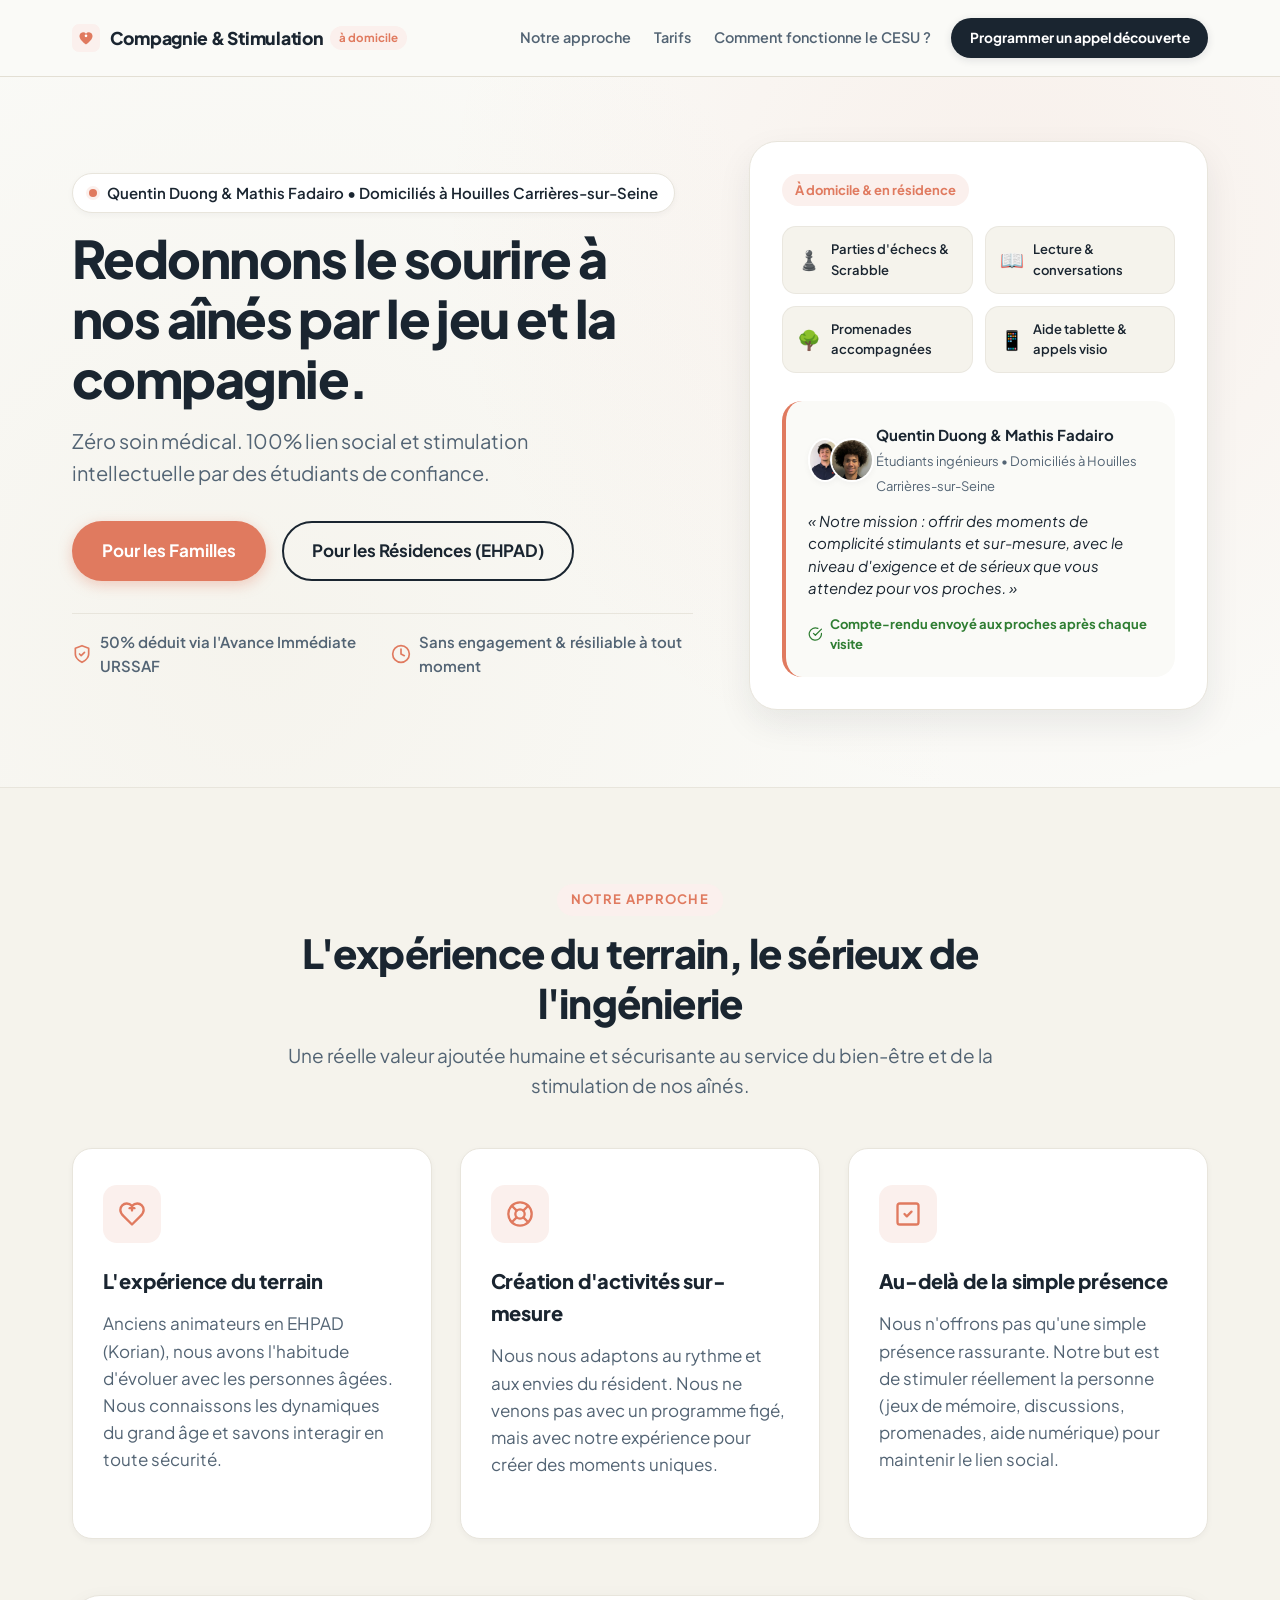
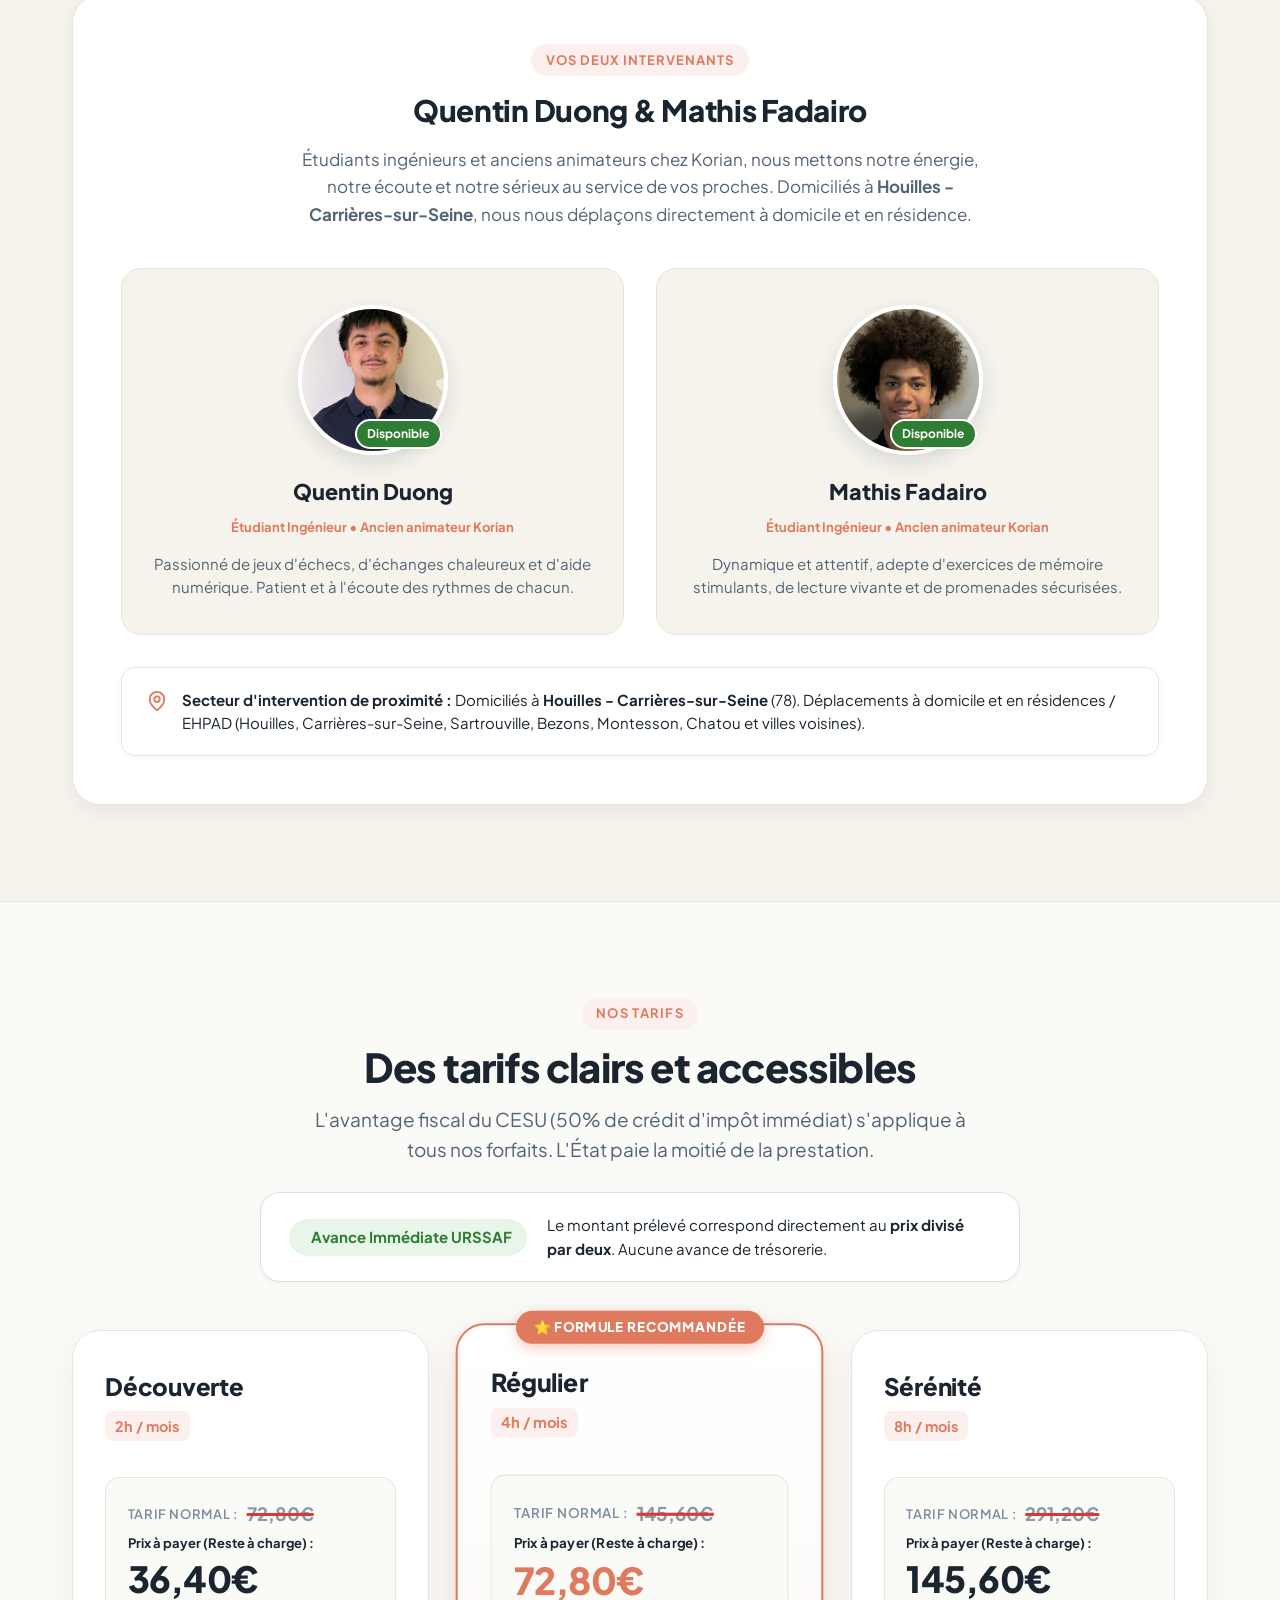
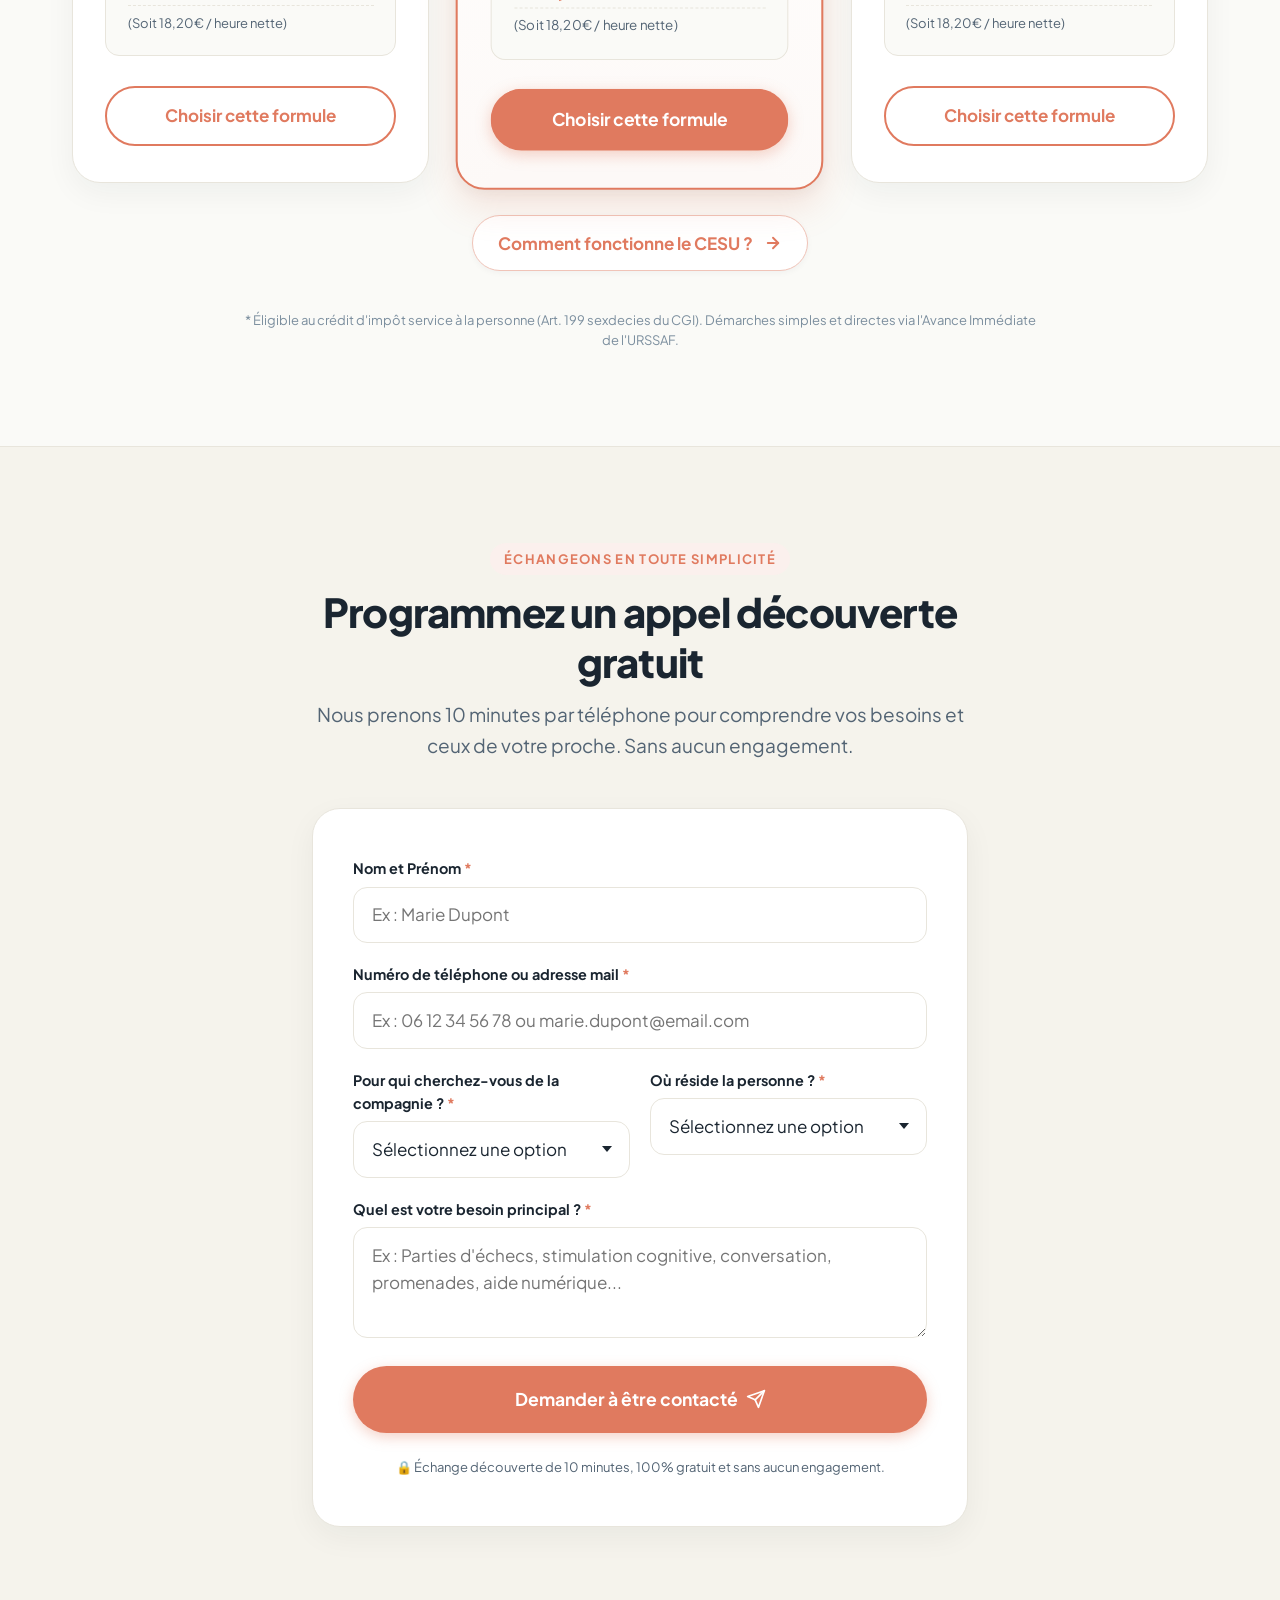
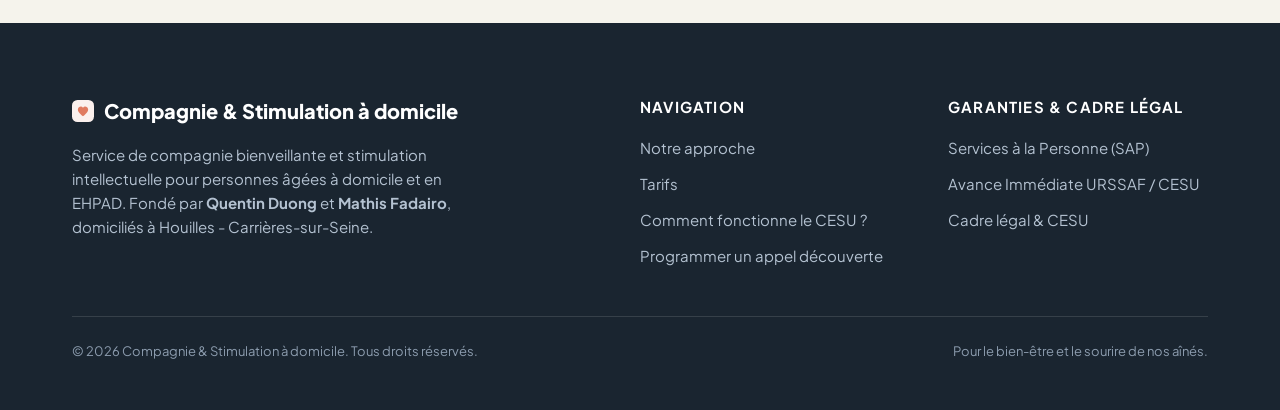
<file: index.html>
<!DOCTYPE html>
<html lang="fr">
<head>
  <meta charset="UTF-8">
  <meta name="viewport" content="width=device-width, initial-scale=1.0">
  <meta name="description" content="Compagnie & Stimulation à domicile - Service de compagnie et de stimulation intellectuelle pour personnes âgées à domicile et en EHPAD par deux étudiants ingénieurs anciens animateurs chez Korian.">
  <title>Compagnie & Stimulation à domicile | Aînés, Domicile & EHPAD</title>
  
  <!-- Google Fonts: Plus Jakarta Sans -->
  <link rel="preconnect" href="https://fonts.googleapis.com">
  <link rel="preconnect" href="https://fonts.gstatic.com" crossorigin>
  <link href="https://fonts.googleapis.com/css2?family=Plus+Jakarta+Sans:wght@400;500;600;700;800&display=swap" rel="stylesheet">
  
  <link rel="stylesheet" href="style.css?v=5">
</head>
<body>

  <!-- Header / Sticky Navigation -->
  <header class="site-header" id="header">
    <div class="container header-container">
      <a href="#hero" class="brand-logo" aria-label="Compagnie & Stimulation à domicile">
        <span class="logo-icon">
          <svg width="28" height="28" viewBox="0 0 32 32" fill="none" xmlns="http://www.w3.org/2000/svg" aria-hidden="true">
            <rect width="32" height="32" rx="8" fill="var(--color-primary-light)" />
            <path d="M16 23.5s-7.5-4.875-7.5-9.75a4.25 4.25 0 0 1 7.5-2.65 4.25 4.25 0 0 1 7.5 2.65C23.5 18.625 16 23.5 16 23.5z" fill="var(--color-primary)" />
            <circle cx="16" cy="13.5" r="1.5" fill="#FFFFFF" />
          </svg>
        </span>
        <span class="logo-text">Compagnie &amp; Stimulation <span class="logo-badge">à domicile</span></span>
      </a>

      <!-- Desktop & Mobile Navigation Menu -->
      <nav class="main-nav" id="mainNav" aria-label="Navigation principale">
        <ul class="nav-links">
          <li><a href="#approche" class="nav-link">Notre approche</a></li>
          <li><a href="#tarifs" class="nav-link">Tarifs</a></li>
          <li><a href="cesu.html?v=5" class="nav-link" title="Comment fonctionne le CESU et l'Avance Immédiate ?">Comment fonctionne le CESU ?</a></li>
          <li><a href="#contact" class="nav-link nav-link-cta">Programmer un appel découverte</a></li>
        </ul>
      </nav>

      <!-- Mobile Hamburger Toggle -->
      <button class="nav-toggle" id="navToggle" aria-label="Ouvrir le menu de navigation" aria-expanded="false" aria-controls="mainNav">
        <span class="hamburger-bar"></span>
        <span class="hamburger-bar"></span>
        <span class="hamburger-bar"></span>
      </button>
    </div>
  </header>

  <main id="main-content">
    <!-- Hero Section -->
    <section class="hero-section" id="hero">
      <div class="container hero-container">
        <div class="hero-content">
          <div class="badge-tag">
            <span class="badge-dot"></span>
            Quentin Duong &amp; Mathis Fadairo • Domiciliés à Houilles Carrières-sur-Seine
          </div>
          <h1 class="hero-title">
            Redonnons le sourire à nos aînés par le jeu et la compagnie.
          </h1>
          <p class="hero-subtitle">
            Zéro soin médical. 100% lien social et stimulation intellectuelle par des étudiants de confiance.
          </p>
          <div class="hero-actions">
            <a href="#tarifs" class="btn btn-primary">Pour les Familles</a>
            <a href="#contact" class="btn btn-secondary">Pour les Résidences (EHPAD)</a>
          </div>

          <!-- Trust highlights under CTA -->
          <div class="hero-trust-row">
            <div class="trust-item">
              <svg width="20" height="20" viewBox="0 0 24 24" fill="none" stroke="currentColor" stroke-width="2" stroke-linecap="round" stroke-linejoin="round" class="trust-icon" aria-hidden="true">
                <path d="M12 22s8-4 8-10V5l-8-3-8 3v7c0 6 8 10 8 10z"></path>
                <path d="m9 12 2 2 4-4"></path>
              </svg>
              <span>50% déduit via l'Avance Immédiate URSSAF</span>
            </div>
            <div class="trust-item">
              <svg width="20" height="20" viewBox="0 0 24 24" fill="none" stroke="currentColor" stroke-width="2" stroke-linecap="round" stroke-linejoin="round" class="trust-icon" aria-hidden="true">
                <circle cx="12" cy="12" r="10"></circle>
                <polyline points="12 6 12 12 16 14"></polyline>
              </svg>
              <span>Sans engagement &amp; résiliable à tout moment</span>
            </div>
          </div>
        </div>

        <div class="hero-visual">
          <div class="hero-card-preview">
            <div class="preview-badge">À domicile &amp; en résidence</div>
            <div class="activity-visual-grid">
              <div class="activity-pill">
                <span class="activity-emoji">♟️</span>
                <span>Parties d'échecs &amp; Scrabble</span>
              </div>
              <div class="activity-pill">
                <span class="activity-emoji">📖</span>
                <span>Lecture &amp; conversations</span>
              </div>
              <div class="activity-pill">
                <span class="activity-emoji">🌳</span>
                <span>Promenades accompagnées</span>
              </div>
              <div class="activity-pill">
                <span class="activity-emoji">📱</span>
                <span>Aide tablette &amp; appels visio</span>
              </div>
            </div>

            <div class="preview-quote-card">
              <div class="quote-header">
                <div class="founder-avatars">
                  <img src="quentin-duong.jpg" alt="Quentin Duong" class="avatar-photo" title="Quentin Duong">
                  <img src="mathis-fadairo.jpg" alt="Mathis Fadairo" class="avatar-photo" title="Mathis Fadairo">
                </div>
                <div class="quote-meta">
                  <strong>Quentin Duong &amp; Mathis Fadairo</strong>
                  <span>Étudiants ingénieurs • Domiciliés à Houilles Carrières-sur-Seine</span>
                </div>
              </div>
              <p class="quote-text">
                « Notre mission : offrir des moments de complicité stimulants et sur-mesure, avec le niveau d'exigence et de sérieux que vous attendez pour vos proches. »
              </p>
              <div class="report-badge">
                <svg width="16" height="16" viewBox="0 0 24 24" fill="none" stroke="currentColor" stroke-width="2" stroke-linecap="round" stroke-linejoin="round"><path d="M22 11.08V12a10 10 0 1 1-5.93-9.14"></path><polyline points="22 4 12 14.01 9 11.01"></polyline></svg>
                Compte-rendu envoyé aux proches après chaque visite
              </div>
            </div>
          </div>
        </div>
      </div>
    </section>

    <!-- Section : Notre Approche / Expertise -->
    <section class="section section-approach" id="approche">
      <div class="container">
        <div class="section-header text-center">
          <span class="section-kicker">Notre Approche</span>
          <h2 class="section-title">L'expérience du terrain, le sérieux de l'ingénierie</h2>
          <p class="section-subtitle">
            Une réelle valeur ajoutée humaine et sécurisante au service du bien-être et de la stimulation de nos aînés.
          </p>
        </div>

        <div class="cards-grid three-columns">
          <!-- Bloc 1 : L'expérience du terrain -->
          <article class="approach-card">
            <div class="card-icon-wrapper">
              <svg width="28" height="28" viewBox="0 0 24 24" fill="none" stroke="currentColor" stroke-width="2" stroke-linecap="round" stroke-linejoin="round" aria-hidden="true">
                <path d="M19 14c1.49-1.46 3-3.21 3-5.5A5.5 5.5 0 0 0 16.5 3c-1.76 0-3 .5-4.5 2-1.5-1.5-2.74-2-4.5-2A5.5 5.5 0 0 0 2 8.5c0 2.3 1.5 4.05 3 5.5l7 7Z"></path>
                <path d="M12 5v4"></path>
                <path d="M10 7h4"></path>
              </svg>
            </div>
            <h3 class="card-title">L'expérience du terrain</h3>
            <p class="card-text">
              Anciens animateurs en EHPAD (Korian), nous avons l'habitude d'évoluer avec les personnes âgées. Nous connaissons les dynamiques du grand âge et savons interagir en toute sécurité.
            </p>
          </article>

          <!-- Bloc 2 : Création d'activités sur-mesure -->
          <article class="approach-card featured-approach">
            <div class="card-icon-wrapper">
              <svg width="28" height="28" viewBox="0 0 24 24" fill="none" stroke="currentColor" stroke-width="2" stroke-linecap="round" stroke-linejoin="round" aria-hidden="true">
                <circle cx="12" cy="12" r="10"></circle>
                <path d="m4.93 4.93 4.24 4.24"></path>
                <path d="m14.83 9.17 4.24-4.24"></path>
                <path d="m14.83 14.83 4.24 4.24"></path>
                <path d="m9.17 14.83-4.24 4.24"></path>
                <circle cx="12" cy="12" r="4"></circle>
              </svg>
            </div>
            <h3 class="card-title">Création d'activités sur-mesure</h3>
            <p class="card-text">
              Nous nous adaptons au rythme et aux envies du résident. Nous ne venons pas avec un programme figé, mais avec notre expérience pour créer des moments uniques.
            </p>
          </article>

          <!-- Bloc 3 : Au-delà de la simple présence -->
          <article class="approach-card">
            <div class="card-icon-wrapper">
              <svg width="28" height="28" viewBox="0 0 24 24" fill="none" stroke="currentColor" stroke-width="2" stroke-linecap="round" stroke-linejoin="round" aria-hidden="true">
                <rect width="18" height="18" x="3" y="3" rx="2"></rect>
                <path d="m9 12 2 2 4-4"></path>
              </svg>
            </div>
            <h3 class="card-title">Au-delà de la simple présence</h3>
            <p class="card-text">
              Nous n'offrons pas qu'une simple présence rassurante. Notre but est de stimuler réellement la personne (jeux de mémoire, discussions, promenades, aide numérique) pour maintenir le lien social.
            </p>
          </article>
        </div>

        <!-- Présentation de Quentin Duong & Mathis Fadairo -->
        <div class="team-showcase-card">
          <div class="team-showcase-header">
            <span class="team-badge">Vos deux intervenants</span>
            <h3 class="team-title">Quentin Duong &amp; Mathis Fadairo</h3>
            <p class="team-subtitle">
              Étudiants ingénieurs et anciens animateurs chez Korian, nous mettons notre énergie, notre écoute et notre sérieux au service de vos proches. Domiciliés à <strong>Houilles - Carrières-sur-Seine</strong>, nous nous déplaçons directement à domicile et en résidence.
            </p>
          </div>

          <div class="team-members-grid">
            <!-- Quentin Duong -->
            <div class="team-member-card">
              <div class="member-photo-wrap">
                <img src="quentin-duong.jpg" alt="Quentin Duong - Animateur et Étudiant Ingénieur" class="member-photo">
                <span class="member-status-pill">Disponible</span>
              </div>
              <div class="member-info">
                <h4 class="member-name">Quentin Duong</h4>
                <span class="member-role">Étudiant Ingénieur • Ancien animateur Korian</span>
                <p class="member-desc">
                  Passionné de jeux d'échecs, d'échanges chaleureux et d'aide numérique. Patient et à l'écoute des rythmes de chacun.
                </p>
              </div>
            </div>

            <!-- Mathis Fadairo -->
            <div class="team-member-card">
              <div class="member-photo-wrap">
                <img src="mathis-fadairo.jpg" alt="Mathis Fadairo - Animateur et Étudiant Ingénieur" class="member-photo">
                <span class="member-status-pill">Disponible</span>
              </div>
              <div class="member-info">
                <h4 class="member-name">Mathis Fadairo</h4>
                <span class="member-role">Étudiant Ingénieur • Ancien animateur Korian</span>
                <p class="member-desc">
                  Dynamique et attentif, adepte d'exercices de mémoire stimulants, de lecture vivante et de promenades sécurisées.
                </p>
              </div>
            </div>
          </div>

          <div class="location-banner">
            <svg width="22" height="22" viewBox="0 0 24 24" fill="none" stroke="currentColor" stroke-width="2" stroke-linecap="round" stroke-linejoin="round" class="location-icon" aria-hidden="true">
              <path d="M20 10c0 6-8 12-8 12s-8-6-8-12a8 8 0 0 1 16 0Z"></path>
              <circle cx="12" cy="10" r="3"></circle>
            </svg>
            <div>
              <strong>Secteur d'intervention de proximité :</strong>
              Domiciliés à <strong>Houilles - Carrières-sur-Seine</strong> (78). Déplacements à domicile et en résidences / EHPAD (Houilles, Carrières-sur-Seine, Sartrouville, Bezons, Montesson, Chatou et villes voisines).
            </div>
          </div>
        </div>
        </div>
      </div>
    </section>

    <!-- Section : Tarifs Familles -->
    <section class="section section-pricing" id="tarifs">
      <div class="container">
        <div class="section-header text-center">
          <span class="section-kicker">Nos Tarifs</span>
          <h2 class="section-title">Des tarifs clairs et accessibles</h2>
          <p class="section-subtitle pricing-lead">
            L'avantage fiscal du CESU (50% de crédit d'impôt immédiat) s'applique à tous nos forfaits. L'État paie la moitié de la prestation.
          </p>

          <!-- Explanation Banner -->
          <div class="tax-advantage-banner">
            <div class="tax-badge">
              <svg width="20" height="20" viewBox="0 0 24 24" fill="none" stroke="currentColor" stroke-width="2" stroke-linecap="round" stroke-linejoin="round"><path d="M12 2v20M17 5H9.5a3.5 3.5 0 0 0 0 7h5a3.5 3.5 0 0 1 0 7H6"></path></svg>
              <span>Avance Immédiate URSSAF</span>
            </div>
            <p class="tax-text">
              Le montant prélevé correspond directement au <strong>prix divisé par deux</strong>. Aucune avance de trésorerie.
            </p>
          </div>
        </div>

        <div class="pricing-grid three-columns">
          <!-- Carte 1 : Découverte (2h/mois) -->
          <div class="pricing-card">
            <div class="pricing-card-header">
              <h3 class="plan-name">Découverte</h3>
              <div class="plan-volume">2h / mois</div>
            </div>

            <div class="price-box">
              <div class="old-price-line">
                <span class="old-price-label">Tarif normal :</span>
                <span class="strikethrough-price">72,80€</span>
              </div>
              <div class="current-price-wrap">
                <span class="price-label-payer">Prix à payer (Reste à charge) :</span>
                <span class="price-value">36,40€</span>
              </div>
              <div class="price-tag-sub">(Soit 18,20€ / heure nette)</div>
            </div>

            <div class="pricing-action">
              <a href="#contact" class="btn btn-outline btn-block select-plan-btn" data-plan="Découverte (2h/mois)">Choisir cette formule</a>
            </div>
          </div>

          <!-- Carte 2 : Régulier (4h/mois) -->
          <div class="pricing-card featured-pricing-card">
            <div class="popular-ribbon">⭐ Formule Recommandée</div>
            <div class="pricing-card-header">
              <h3 class="plan-name">Régulier</h3>
              <div class="plan-volume">4h / mois</div>
            </div>

            <div class="price-box">
              <div class="old-price-line">
                <span class="old-price-label">Tarif normal :</span>
                <span class="strikethrough-price">145,60€</span>
              </div>
              <div class="current-price-wrap">
                <span class="price-label-payer">Prix à payer (Reste à charge) :</span>
                <span class="price-value highlight-price">72,80€</span>
              </div>
              <div class="price-tag-sub">(Soit 18,20€ / heure nette)</div>
            </div>

            <div class="pricing-action">
              <a href="#contact" class="btn btn-primary btn-block select-plan-btn" data-plan="Régulier (4h/mois)">Choisir cette formule</a>
            </div>
          </div>

          <!-- Carte 3 : Sérénité (8h/mois) -->
          <div class="pricing-card">
            <div class="pricing-card-header">
              <h3 class="plan-name">Sérénité</h3>
              <div class="plan-volume">8h / mois</div>
            </div>

            <div class="price-box">
              <div class="old-price-line">
                <span class="old-price-label">Tarif normal :</span>
                <span class="strikethrough-price">291,20€</span>
              </div>
              <div class="current-price-wrap">
                <span class="price-label-payer">Prix à payer (Reste à charge) :</span>
                <span class="price-value">145,60€</span>
              </div>
              <div class="price-tag-sub">(Soit 18,20€ / heure nette)</div>
            </div>

            <div class="pricing-action">
              <a href="#contact" class="btn btn-outline btn-block select-plan-btn" data-plan="Sérénité (8h/mois)">Choisir cette formule</a>
            </div>
          </div>
        </div>

        <!-- Lien explicatif vers cesu.html -->
        <div class="cesu-link-wrapper text-center">
          <a href="cesu.html?v=5" class="cesu-explainer-link">
            <span>Comment fonctionne le CESU ?</span>
            <svg width="18" height="18" viewBox="0 0 24 24" fill="none" stroke="currentColor" stroke-width="2.5" stroke-linecap="round" stroke-linejoin="round" aria-hidden="true">
              <line x1="5" y1="12" x2="19" y2="12"></line>
              <polyline points="12 5 19 12 12 19"></polyline>
            </svg>
          </a>
        </div>

        <div class="pricing-footnote">
          <p>
            * Éligible au crédit d'impôt service à la personne (Art. 199 sexdecies du CGI). Démarches simples et directes via l'Avance Immédiate de l'URSSAF.
          </p>
        </div>
      </div>
    </section>

    <!-- Section : Contact / Appel à l'action final -->
    <section class="section section-contact" id="contact">
      <div class="container contact-container-form">
        <div class="section-header text-center">
          <span class="section-kicker">Échangeons en toute simplicité</span>
          <h2 class="section-title">Programmez un appel découverte gratuit</h2>
          <p class="section-subtitle">
            Nous prenons 10 minutes par téléphone pour comprendre vos besoins et ceux de votre proche. Sans aucun engagement.
          </p>
        </div>

        <div class="contact-form-card">
          <form id="contactForm" class="contact-form" action="https://api.web3forms.com/submit" method="POST" novalidate>
            <!-- Web3Forms Hidden Configuration -->
            <input type="hidden" name="access_key" value="993ae42f-c349-466c-bf14-c68140ee9088">
            <input type="hidden" name="subject" value="Nouvelle demande de rappel - En Bonne Compagnie">

            <!-- Champ 1 : Nom et Prénom -->
            <div class="form-group">
              <label for="nomPrenom" class="form-label">Nom et Prénom <span class="required">*</span></label>
              <input type="text" id="nomPrenom" name="nom" class="form-input" placeholder="Ex : Marie Dupont" required autocomplete="name">
              <span class="field-error" id="nomPrenomError">Veuillez renseigner votre nom et prénom.</span>
            </div>

            <!-- Champ 2 : Téléphone ou Email -->
            <div class="form-group">
              <label for="contactMoyen" class="form-label">Numéro de téléphone ou adresse mail <span class="required">*</span></label>
              <input type="text" id="contactMoyen" name="telephone" class="form-input" placeholder="Ex : 06 12 34 56 78 ou marie.dupont@email.com" required>
              <span class="field-error" id="contactMoyenError">Veuillez renseigner un numéro de téléphone ou une adresse email valide.</span>
            </div>

            <!-- Deux menus déroulants côte à côte sur écran large -->
            <div class="form-row two-fields">
              <!-- Menu 1 : Pour qui cherchez-vous de la compagnie ? -->
              <div class="form-group">
                <label for="pourQui" class="form-label">Pour qui cherchez-vous de la compagnie ? <span class="required">*</span></label>
                <div class="select-wrapper">
                  <select id="pourQui" name="proche" class="form-select" required>
                    <option value="" disabled selected>Sélectionnez une option</option>
                    <option value="Mon père">Mon père</option>
                    <option value="Ma mère">Ma mère</option>
                    <option value="Un autre proche">Un autre proche</option>
                  </select>
                </div>
                <span class="field-error" id="pourQuiError">Veuillez faire un choix.</span>
              </div>

              <!-- Menu 2 : Où réside la personne ? -->
              <div class="form-group">
                <label for="residence" class="form-label">Où réside la personne ? <span class="required">*</span></label>
                <div class="select-wrapper">
                  <select id="residence" name="lieu" class="form-select" required>
                    <option value="" disabled selected>Sélectionnez une option</option>
                    <option value="À domicile">À domicile</option>
                    <option value="En EHPAD ou Résidence">En EHPAD ou Résidence</option>
                  </select>
                </div>
                <span class="field-error" id="residenceError">Veuillez préciser le lieu de résidence.</span>
              </div>
            </div>

            <!-- Champ texte : Quel est votre besoin principal ? -->
            <div class="form-group">
              <label for="besoinPrincipal" class="form-label">Quel est votre besoin principal ? <span class="required">*</span></label>
              <textarea id="besoinPrincipal" name="besoin" class="form-textarea" rows="3" placeholder="Ex : Parties d'échecs, stimulation cognitive, conversation, promenades, aide numérique..." required></textarea>
              <span class="field-error" id="besoinPrincipalError">Veuillez préciser votre besoin principal.</span>
            </div>

            <!-- Bouton de validation -->
            <button type="submit" class="btn btn-primary btn-block btn-submit" id="submitBtn">
              <span class="btn-text">Demander à être contacté</span>
              <svg width="20" height="20" viewBox="0 0 24 24" fill="none" stroke="currentColor" stroke-width="2" stroke-linecap="round" stroke-linejoin="round" class="btn-icon" aria-hidden="true">
                <line x1="22" y1="2" x2="11" y2="13"></line>
                <polygon points="22 2 15 22 11 13 2 9 22 2"></polygon>
              </svg>
            </button>

            <p class="form-disclaimer">
              🔒 Échange découverte de 10 minutes, 100% gratuit et sans aucun engagement.
            </p>
          </form>

          <!-- Success Alert Message -->
          <div class="form-success-banner" id="formSuccessMessage" role="alert" aria-live="polite" hidden>
            <div class="success-icon-wrap">
              <svg width="28" height="28" viewBox="0 0 24 24" fill="none" stroke="currentColor" stroke-width="2" stroke-linecap="round" stroke-linejoin="round"><path d="M22 11.08V12a10 10 0 1 1-5.93-9.14"></path><polyline points="22 4 12 14.01 9 11.01"></polyline></svg>
            </div>
            <div>
              <h4 class="success-title">Demande envoyée avec succès !</h4>
              <p class="success-desc">
                Merci ! Votre message a bien été transmis à Quentin et Mathis. Nous vous recontacterons personnellement sous 24h pour votre appel découverte.
              </p>
            </div>
          </div>

          <!-- Error Alert Message -->
          <div class="form-error-banner" id="formErrorMessage" role="alert" aria-live="polite" hidden>
            <div class="error-icon-wrap">
              <svg width="28" height="28" viewBox="0 0 24 24" fill="none" stroke="currentColor" stroke-width="2" stroke-linecap="round" stroke-linejoin="round"><circle cx="12" cy="12" r="10"></circle><line x1="12" y1="8" x2="12" y2="12"></line><line x1="12" y1="16" x2="12.01" y2="16"></line></svg>
            </div>
            <div>
              <h4 class="error-title">Une erreur est survenue</h4>
              <p class="error-desc" id="formErrorText">
                L'envoi a échoué. Veuillez vérifier votre connexion et réessayer, ou nous contacter directement.
              </p>
            </div>
          </div>
        </div>
      </div>
    </section>
  </main>

  <!-- Footer -->
  <footer class="site-footer">
    <div class="container footer-container">
      <div class="footer-top">
        <div class="footer-brand">
          <div class="footer-logo">
            <span class="logo-icon small">
              <svg width="22" height="22" viewBox="0 0 32 32" fill="none" xmlns="http://www.w3.org/2000/svg" aria-hidden="true">
                <rect width="32" height="32" rx="8" fill="var(--color-primary-light)" />
                <path d="M16 23.5s-7.5-4.875-7.5-9.75a4.25 4.25 0 0 1 7.5-2.65 4.25 4.25 0 0 1 7.5 2.65C23.5 18.625 16 23.5 16 23.5z" fill="var(--color-primary)" />
              </svg>
            </span>
            <span class="footer-brand-title">Compagnie &amp; Stimulation à domicile</span>
          </div>
          <p class="footer-description">
            Service de compagnie bienveillante et stimulation intellectuelle pour personnes âgées à domicile et en EHPAD. Fondé par <strong>Quentin Duong</strong> et <strong>Mathis Fadairo</strong>, domiciliés à Houilles - Carrières-sur-Seine.
          </p>
        </div>

        <div class="footer-nav">
          <h4 class="footer-heading">Navigation</h4>
          <ul class="footer-links">
            <li><a href="#approche">Notre approche</a></li>
            <li><a href="#tarifs">Tarifs</a></li>
            <li><a href="cesu.html?v=5">Comment fonctionne le CESU ?</a></li>
            <li><a href="#contact">Programmer un appel découverte</a></li>
          </ul>
        </div>

        <div class="footer-legal-block">
          <h4 class="footer-heading">Garanties &amp; Cadre légal</h4>
          <ul class="footer-links">
            <li><span>Services à la Personne (SAP)</span></li>
            <li><span>Avance Immédiate URSSAF / CESU</span></li>
            <li><a href="#mentions-legales" id="openLegalModal">Cadre légal &amp; CESU</a></li>
          </ul>
        </div>
      </div>

      <div class="footer-bottom">
        <p class="footer-copyright">
          © 2026 Compagnie &amp; Stimulation à domicile. Tous droits réservés.
        </p>
        <p class="footer-tagline">
          Pour le bien-être et le sourire de nos aînés.
        </p>
      </div>
    </div>
  </footer>

  <!-- Modal Cadre Légal -->
  <dialog id="legalModal" class="legal-modal">
    <div class="modal-content">
      <div class="modal-header">
        <h3 class="modal-title">Cadre légal &amp; CESU</h3>
        <button class="modal-close" id="closeLegalModal" aria-label="Fermer la boîte de dialogue">✕</button>
      </div>
      <div class="modal-body">
        <h4>1. Cadre d'intervention</h4>
        <p>Ce site présente les prestations d'accompagnement, de compagnie et de stimulation intellectuelle au profit des personnes âgées, réalisées dans le cadre du statut de particulier-employeur (CESU) à domicile ou de conventions d'animation auprès d'établissements d'accueil (EHPAD, résidences autonomie).</p>
        
        <h4>2. Crédit d'impôt &amp; Avance Immédiate</h4>
        <p>Les prestations à domicile ouvrent droit à un crédit d'impôt de 50% sur les dépenses engagées, sous réserve d'éligibilité selon l'article 199 sexdecies du Code Général des Impôts. Le dispositif d'Avance Immédiate de l'URSSAF permet de ne payer directement que 50% de la facture.</p>

        <h4>3. Données personnelles</h4>
        <p>Les échanges de courriels et informations transmises dans le cadre des demandes de contact sont strictement réservés à l'organisation de l'échange découverte et ne sont jamais communiqués à des tiers.</p>
      </div>
    </div>
  </dialog>

  <script src="script.js?v=5"></script>
</body>
</html>
</file>
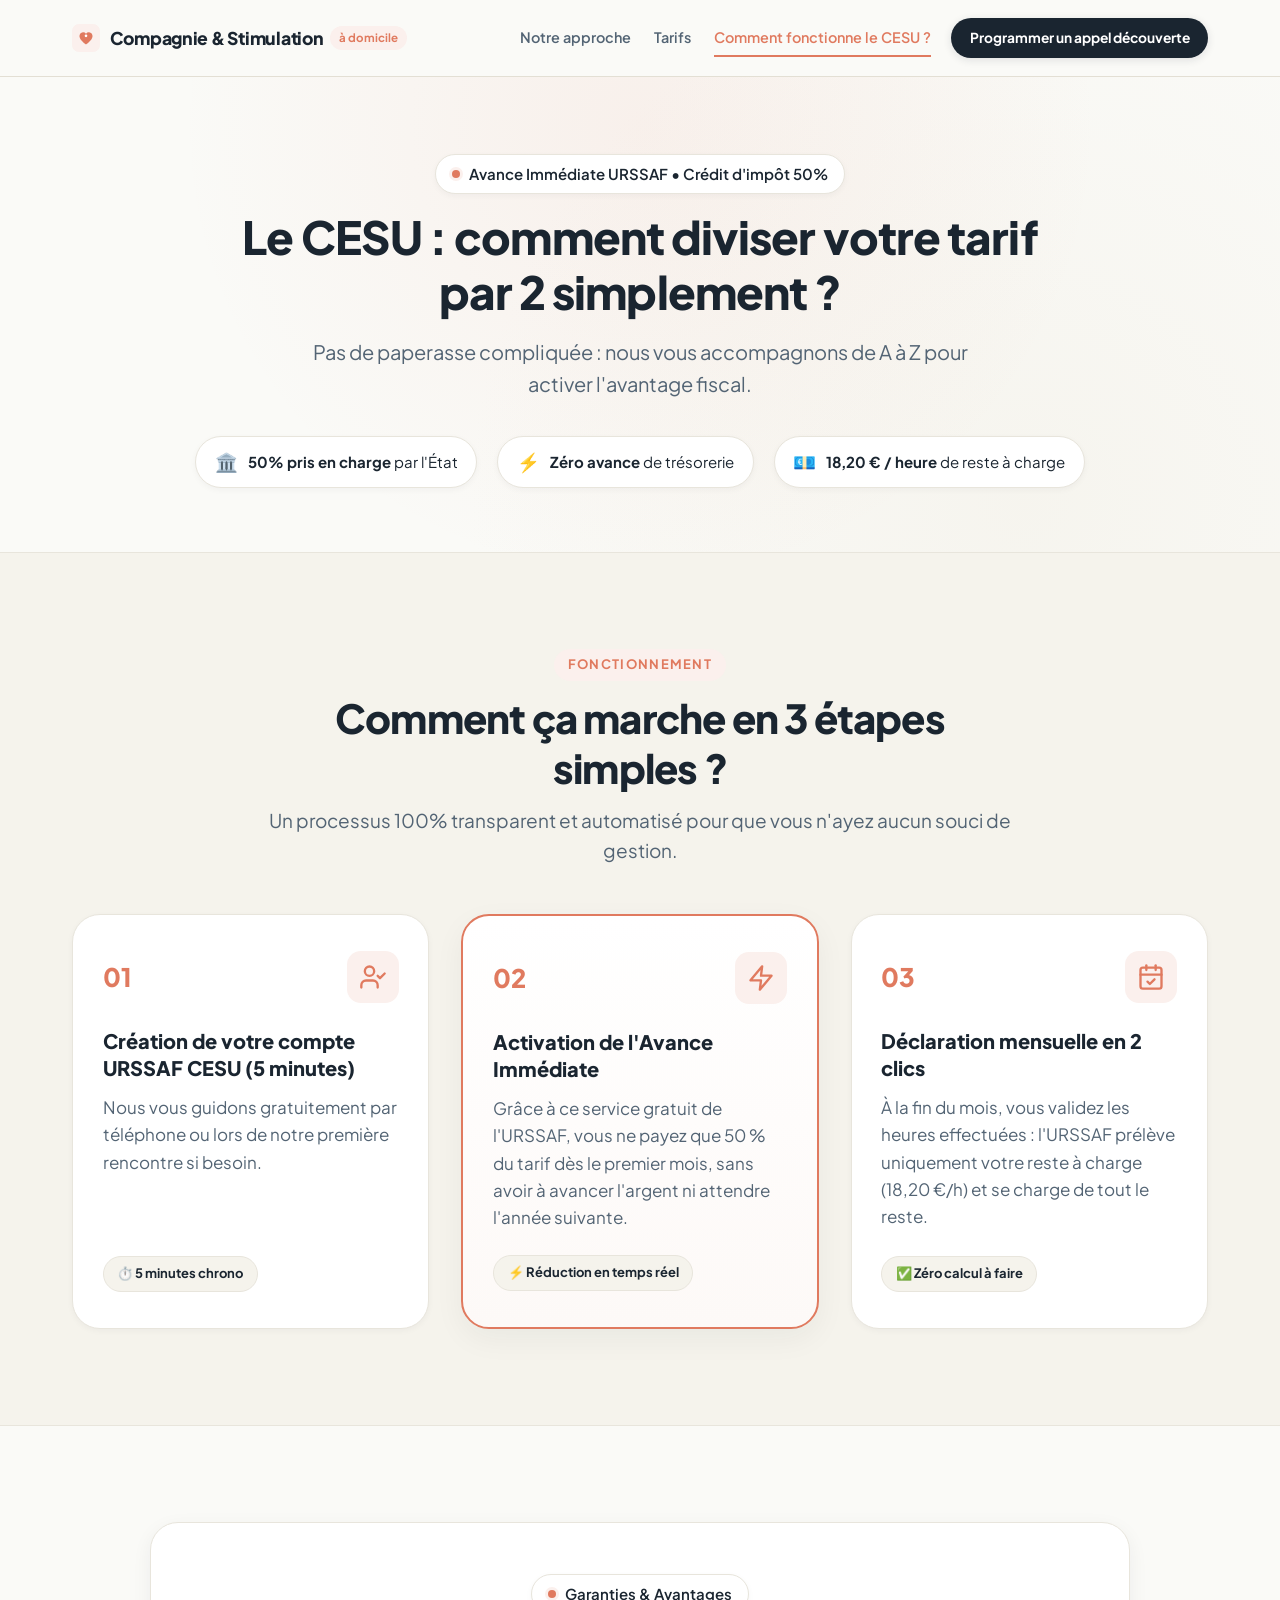
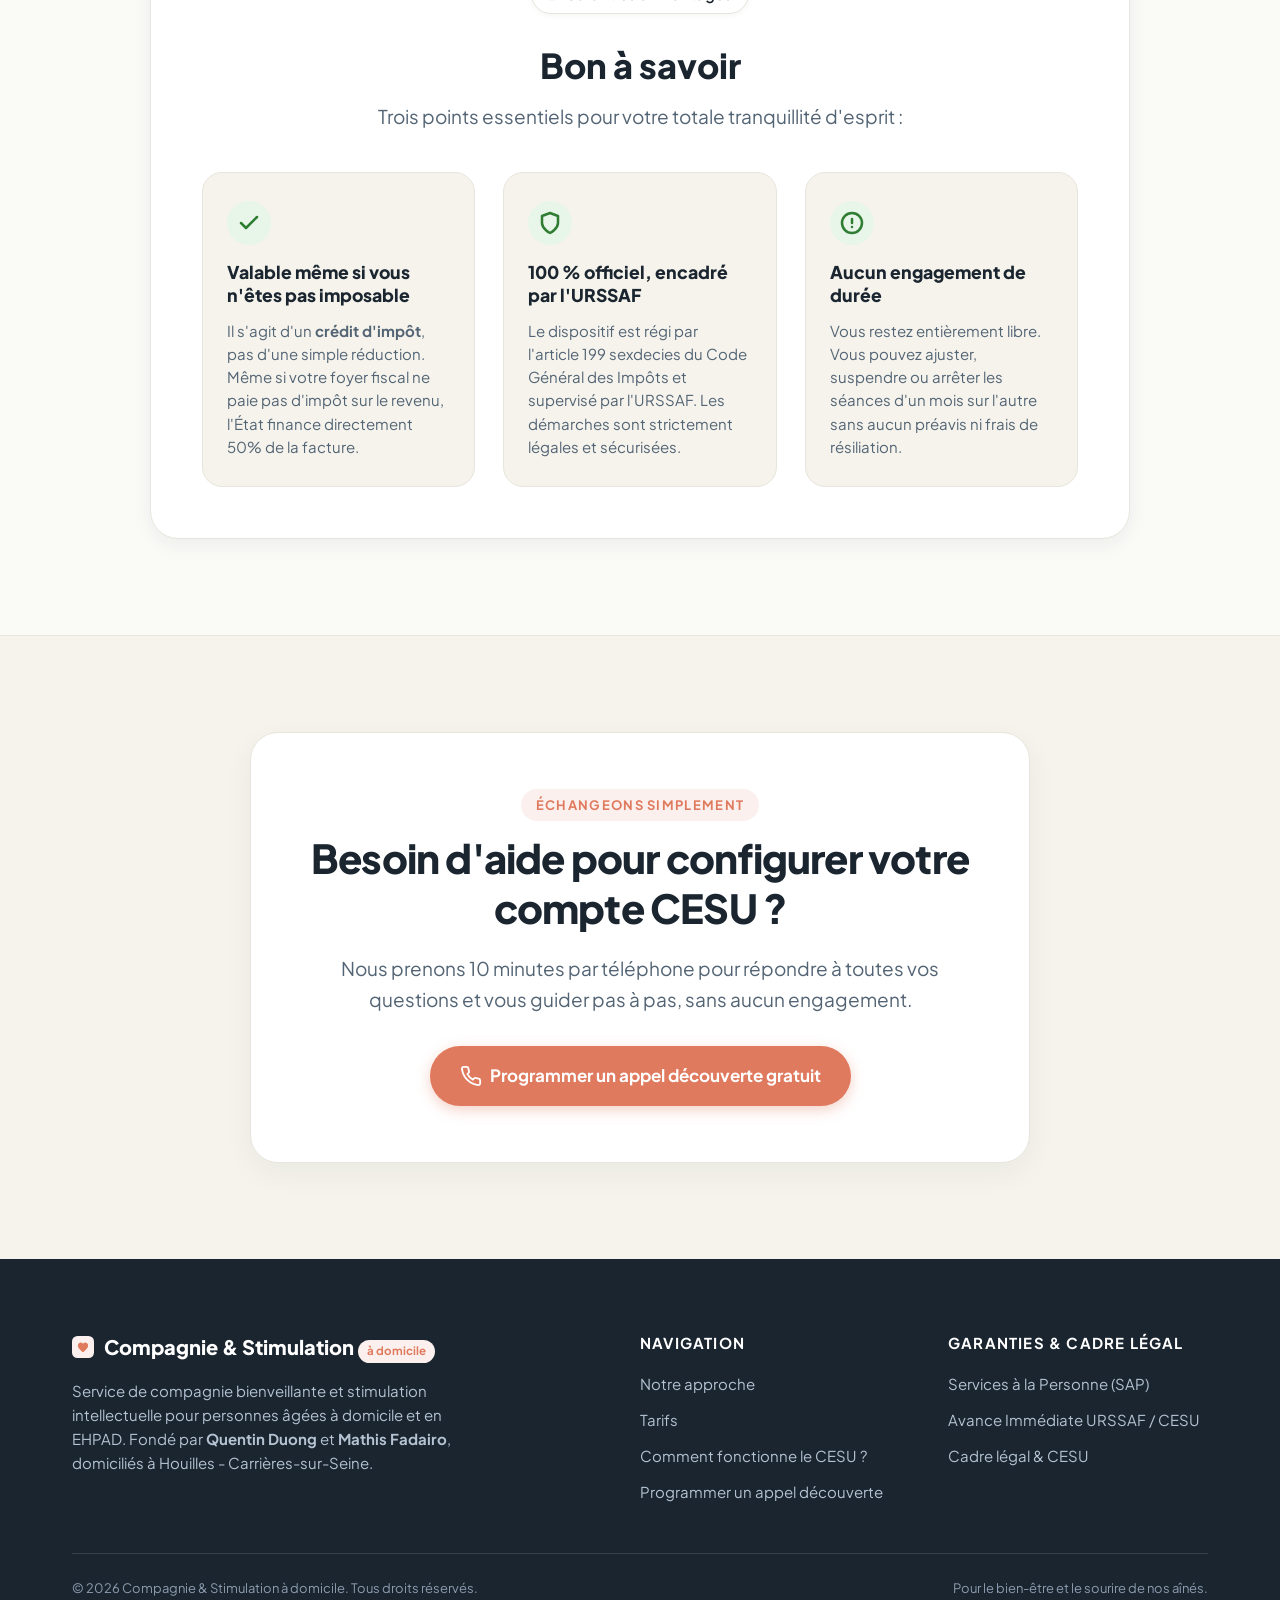
<file: cesu.html>
<!DOCTYPE html>
<html lang="fr">
<head>
  <meta charset="UTF-8">
  <meta name="viewport" content="width=device-width, initial-scale=1.0">
  <meta name="description" content="Comprendre le CESU et l'Avance Immédiate de l'URSSAF : divisez votre tarif par 2 immédiatement grâce au crédit d'impôt de 50%. Explications simples en 3 étapes.">
  <title>Le CESU : comment diviser votre tarif par 2 simplement ? | Compagnie & Stimulation</title>
  
  <!-- Google Fonts: Plus Jakarta Sans -->
  <link rel="preconnect" href="https://fonts.googleapis.com">
  <link rel="preconnect" href="https://fonts.gstatic.com" crossorigin>
  <link href="https://fonts.googleapis.com/css2?family=Plus+Jakarta+Sans:wght@400;500;600;700;800&display=swap" rel="stylesheet">
  
  <link rel="stylesheet" href="style.css?v=5">
</head>
<body>

  <!-- Header / Sticky Navigation -->
  <header class="site-header" id="header">
    <div class="container header-container">
      <a href="index.html#hero" class="brand-logo" aria-label="Accueil Compagnie & Stimulation à domicile">
        <span class="logo-icon">
          <svg width="28" height="28" viewBox="0 0 32 32" fill="none" xmlns="http://www.w3.org/2000/svg" aria-hidden="true">
            <rect width="32" height="32" rx="8" fill="var(--color-primary-light)" />
            <path d="M16 23.5s-7.5-4.875-7.5-9.75a4.25 4.25 0 0 1 7.5-2.65 4.25 4.25 0 0 1 7.5 2.65C23.5 18.625 16 23.5 16 23.5z" fill="var(--color-primary)" />
            <circle cx="16" cy="13.5" r="1.5" fill="#FFFFFF" />
          </svg>
        </span>
        <span class="logo-text">Compagnie &amp; Stimulation <span class="logo-badge">à domicile</span></span>
      </a>

      <!-- Desktop & Mobile Navigation Menu -->
      <nav class="main-nav" id="mainNav" aria-label="Navigation principale">
        <ul class="nav-links">
          <li><a href="index.html#approche" class="nav-link">Notre approche</a></li>
          <li><a href="index.html#tarifs" class="nav-link">Tarifs</a></li>
          <li><a href="cesu.html?v=5" class="nav-link active" title="Comment fonctionne le CESU et l'Avance Immédiate ?">Comment fonctionne le CESU ?</a></li>
          <li><a href="index.html#contact" class="nav-link nav-link-cta">Programmer un appel découverte</a></li>
        </ul>
      </nav>

      <!-- Mobile Hamburger Toggle -->
      <button class="nav-toggle" id="navToggle" aria-label="Ouvrir le menu de navigation" aria-expanded="false" aria-controls="mainNav">
        <span class="hamburger-bar"></span>
        <span class="hamburger-bar"></span>
        <span class="hamburger-bar"></span>
      </button>
    </div>
  </header>

  <main id="main-content">
    <!-- En-tête CESU Hero -->
    <section class="section cesu-hero-section">
      <div class="container text-center">
        <div class="badge-tag">
          <span class="badge-dot"></span>
          Avance Immédiate URSSAF • Crédit d'impôt 50%
        </div>
        <h1 class="cesu-hero-title">
          Le CESU : comment diviser votre tarif par 2 simplement ?
        </h1>
        <p class="cesu-hero-subtitle">
          Pas de paperasse compliquée : nous vous accompagnons de A à Z pour activer l'avantage fiscal.
        </p>

        <!-- Quick Summary Bar -->
        <div class="cesu-summary-bar">
          <div class="summary-pill">
            <span class="summary-icon">🏛️</span>
            <span><strong>50% pris en charge</strong> par l'État</span>
          </div>
          <div class="summary-pill">
            <span class="summary-icon">⚡</span>
            <span><strong>Zéro avance</strong> de trésorerie</span>
          </div>
          <div class="summary-pill">
            <span class="summary-icon">💶</span>
            <span><strong>18,20 € / heure</strong> de reste à charge</span>
          </div>
        </div>
      </div>
    </section>

    <!-- Comment ça marche en 3 étapes simples -->
    <section class="section section-cesu-steps">
      <div class="container">
        <div class="section-header text-center">
          <span class="section-kicker">Fonctionnement</span>
          <h2 class="section-title">Comment ça marche en 3 étapes simples ?</h2>
          <p class="section-subtitle">
            Un processus 100% transparent et automatisé pour que vous n'ayez aucun souci de gestion.
          </p>
        </div>

        <div class="cesu-steps-grid">
          <!-- Étape 1 -->
          <article class="cesu-step-card">
            <div class="step-card-header">
              <span class="step-badge-num">01</span>
              <div class="step-icon-wrap">
                <svg width="28" height="28" viewBox="0 0 24 24" fill="none" stroke="currentColor" stroke-width="2" stroke-linecap="round" stroke-linejoin="round" aria-hidden="true">
                  <path d="M16 21v-2a4 4 0 0 0-4-4H6a4 4 0 0 0-4 4v2"></path>
                  <circle cx="9" cy="7" r="4"></circle>
                  <polyline points="16 11 18 13 22 9"></polyline>
                </svg>
              </div>
            </div>
            <h3 class="step-title">Création de votre compte URSSAF CESU (5 minutes)</h3>
            <p class="step-description">
              Nous vous guidons gratuitement par téléphone ou lors de notre première rencontre si besoin.
            </p>
            <div class="step-timing-pill">⏱️ 5 minutes chrono</div>
          </article>

          <!-- Étape 2 -->
          <article class="cesu-step-card featured-step">
            <div class="step-card-header">
              <span class="step-badge-num">02</span>
              <div class="step-icon-wrap">
                <svg width="28" height="28" viewBox="0 0 24 24" fill="none" stroke="currentColor" stroke-width="2" stroke-linecap="round" stroke-linejoin="round" aria-hidden="true">
                  <path d="M13 2 3 14h9l-1 8 10-12h-9l1-8z"></path>
                </svg>
              </div>
            </div>
            <h3 class="step-title">Activation de l'Avance Immédiate</h3>
            <p class="step-description">
              Grâce à ce service gratuit de l'URSSAF, vous ne payez que 50 % du tarif dès le premier mois, sans avoir à avancer l'argent ni attendre l'année suivante.
            </p>
            <div class="step-timing-pill">⚡ Réduction en temps réel</div>
          </article>

          <!-- Étape 3 -->
          <article class="cesu-step-card">
            <div class="step-card-header">
              <span class="step-badge-num">03</span>
              <div class="step-icon-wrap">
                <svg width="28" height="28" viewBox="0 0 24 24" fill="none" stroke="currentColor" stroke-width="2" stroke-linecap="round" stroke-linejoin="round" aria-hidden="true">
                  <rect width="18" height="18" x="3" y="4" rx="2" ry="2"></rect>
                  <line x1="16" y1="2" x2="16" y2="6"></line>
                  <line x1="8" y1="2" x2="8" y2="6"></line>
                  <line x1="3" y1="10" x2="21" y2="10"></line>
                  <path d="m9 16 2 2 4-4"></path>
                </svg>
              </div>
            </div>
            <h3 class="step-title">Déclaration mensuelle en 2 clics</h3>
            <p class="step-description">
              À la fin du mois, vous validez les heures effectuées : l'URSSAF prélève uniquement votre reste à charge (18,20 €/h) et se charge de tout le reste.
            </p>
            <div class="step-timing-pill">✅ Zéro calcul à faire</div>
          </article>
        </div>
      </div>
    </section>

    <!-- Encadré "Bon à savoir" (Rassurance) -->
    <section class="section section-bon-a-savoir">
      <div class="container">
        <div class="bon-a-savoir-card">
          <div class="bon-a-savoir-header">
            <div class="badge-tag">
              <span class="badge-dot"></span>
              Garanties &amp; Avantages
            </div>
            <h2 class="bon-a-savoir-title">Bon à savoir</h2>
            <p class="bon-a-savoir-subtitle">
              Trois points essentiels pour votre totale tranquillité d'esprit :
            </p>
          </div>

          <div class="bon-a-savoir-grid">
            <!-- Point 1 -->
            <div class="bon-a-savoir-item">
              <div class="bon-icon-wrap">
                <svg width="24" height="24" viewBox="0 0 24 24" fill="none" stroke="currentColor" stroke-width="2.5" stroke-linecap="round" stroke-linejoin="round" aria-hidden="true">
                  <polyline points="20 6 9 17 4 12"></polyline>
                </svg>
              </div>
              <div class="bon-content">
                <h3 class="bon-item-title">Valable même si vous n'êtes pas imposable</h3>
                <p class="bon-item-text">
                  Il s'agit d'un <strong>crédit d'impôt</strong>, pas d'une simple réduction. Même si votre foyer fiscal ne paie pas d'impôt sur le revenu, l'État finance directement 50% de la facture.
                </p>
              </div>
            </div>

            <!-- Point 2 -->
            <div class="bon-a-savoir-item">
              <div class="bon-icon-wrap">
                <svg width="24" height="24" viewBox="0 0 24 24" fill="none" stroke="currentColor" stroke-width="2.5" stroke-linecap="round" stroke-linejoin="round" aria-hidden="true">
                  <path d="M12 22s8-4 8-10V5l-8-3-8 3v7c0 6 8 10 8 10z"></path>
                </svg>
              </div>
              <div class="bon-content">
                <h3 class="bon-item-title">100 % officiel, encadré par l'URSSAF</h3>
                <p class="bon-item-text">
                  Le dispositif est régi par l'article 199 sexdecies du Code Général des Impôts et supervisé par l'URSSAF. Les démarches sont strictement légales et sécurisées.
                </p>
              </div>
            </div>

            <!-- Point 3 -->
            <div class="bon-a-savoir-item">
              <div class="bon-icon-wrap">
                <svg width="24" height="24" viewBox="0 0 24 24" fill="none" stroke="currentColor" stroke-width="2.5" stroke-linecap="round" stroke-linejoin="round" aria-hidden="true">
                  <circle cx="12" cy="12" r="10"></circle>
                  <line x1="12" y1="8" x2="12" y2="12"></line>
                  <line x1="12" y1="16" x2="12.01" y2="16"></line>
                </svg>
              </div>
              <div class="bon-content">
                <h3 class="bon-item-title">Aucun engagement de durée</h3>
                <p class="bon-item-text">
                  Vous restez entièrement libre. Vous pouvez ajuster, suspendre ou arrêter les séances d'un mois sur l'autre sans aucun préavis ni frais de résiliation.
                </p>
              </div>
            </div>
          </div>
        </div>
      </div>
    </section>

    <!-- Bouton d'action en bas de page -->
    <section class="section section-cesu-cta">
      <div class="container text-center">
        <div class="cesu-cta-box">
          <span class="section-kicker">Échangeons simplement</span>
          <h2 class="section-title">Besoin d'aide pour configurer votre compte CESU ?</h2>
          <p class="section-subtitle cesu-cta-subtitle">
            Nous prenons 10 minutes par téléphone pour répondre à toutes vos questions et vous guider pas à pas, sans aucun engagement.
          </p>

          <a href="index.html#contact" class="btn btn-primary btn-lg-cta">
            <svg width="22" height="22" viewBox="0 0 24 24" fill="none" stroke="currentColor" stroke-width="2" stroke-linecap="round" stroke-linejoin="round" aria-hidden="true">
              <path d="M22 16.92v3a2 2 0 0 1-2.18 2 19.79 19.79 0 0 1-8.63-3.07 19.5 19.5 0 0 1-6-6 19.79 19.79 0 0 1-3.07-8.67A2 2 0 0 1 4.11 2h3a2 2 0 0 1 2 1.72 12.84 12.84 0 0 0 .7 2.81 2 2 0 0 1-.45 2.11L8.09 9.91a16 16 0 0 0 6 6l1.27-1.27a2 2 0 0 1 2.11-.45 12.84 12.84 0 0 0 2.81.7A2 2 0 0 1 22 16.92z"></path>
            </svg>
            <span>Programmer un appel découverte gratuit</span>
          </a>
        </div>
      </div>
    </section>
  </main>

  <!-- Footer -->
  <footer class="site-footer">
    <div class="container footer-container">
      <div class="footer-top">
        <div class="footer-brand">
          <div class="footer-logo">
            <span class="logo-icon small">
              <svg width="22" height="22" viewBox="0 0 32 32" fill="none" xmlns="http://www.w3.org/2000/svg" aria-hidden="true">
                <rect width="32" height="32" rx="8" fill="var(--color-primary-light)" />
                <path d="M16 23.5s-7.5-4.875-7.5-9.75a4.25 4.25 0 0 1 7.5-2.65 4.25 4.25 0 0 1 7.5 2.65C23.5 18.625 16 23.5 16 23.5z" fill="var(--color-primary)" />
              </svg>
            </span>
            <span class="footer-brand-title">Compagnie &amp; Stimulation <span class="logo-badge">à domicile</span></span>
          </div>
          <p class="footer-description">
            Service de compagnie bienveillante et stimulation intellectuelle pour personnes âgées à domicile et en EHPAD. Fondé par <strong>Quentin Duong</strong> et <strong>Mathis Fadairo</strong>, domiciliés à Houilles - Carrières-sur-Seine.
          </p>
        </div>

        <div class="footer-nav">
          <h4 class="footer-heading">Navigation</h4>
          <ul class="footer-links">
            <li><a href="index.html#approche">Notre approche</a></li>
            <li><a href="index.html#tarifs">Tarifs</a></li>
            <li><a href="cesu.html?v=5">Comment fonctionne le CESU ?</a></li>
            <li><a href="index.html#contact">Programmer un appel découverte</a></li>
          </ul>
        </div>

        <div class="footer-legal-block">
          <h4 class="footer-heading">Garanties &amp; Cadre légal</h4>
          <ul class="footer-links">
            <li><span>Services à la Personne (SAP)</span></li>
            <li><span>Avance Immédiate URSSAF / CESU</span></li>
            <li><a href="#mentions-legales" id="openLegalModal">Cadre légal &amp; CESU</a></li>
          </ul>
        </div>
      </div>

      <div class="footer-bottom">
        <p class="footer-copyright">
          © 2026 Compagnie &amp; Stimulation à domicile. Tous droits réservés.
        </p>
        <p class="footer-tagline">
          Pour le bien-être et le sourire de nos aînés.
        </p>
      </div>
    </div>
  </footer>

  <!-- Modal Cadre Légal -->
  <dialog id="legalModal" class="legal-modal">
    <div class="modal-content">
      <div class="modal-header">
        <h3 class="modal-title">Cadre légal &amp; CESU</h3>
        <button class="modal-close" id="closeLegalModal" aria-label="Fermer la boîte de dialogue">✕</button>
      </div>
      <div class="modal-body">
        <h4>1. Cadre d'intervention</h4>
        <p>Ce site présente les prestations d'accompagnement, de compagnie et de stimulation intellectuelle au profit des personnes âgées, réalisées dans le cadre du statut de particulier-employeur (CESU) à domicile ou de conventions d'animation auprès d'établissements d'accueil (EHPAD, résidences autonomie).</p>
        
        <h4>2. Crédit d'impôt &amp; Avance Immédiate</h4>
        <p>Les prestations à domicile ouvrent droit à un crédit d'impôt de 50% sur les dépenses engagées, sous réserve d'éligibilité selon l'article 199 sexdecies du Code Général des Impôts. Le dispositif d'Avance Immédiate de l'URSSAF permet de ne payer directement que 50% de la facture.</p>

        <h4>3. Données personnelles</h4>
        <p>Les échanges de courriels et informations transmises dans le cadre des demandes de contact sont strictement réservés à l'organisation de l'échange découverte et ne sont jamais communiqués à des tiers.</p>
      </div>
    </div>
  </dialog>

  <script src="script.js?v=5"></script>
</body>
</html>
</file>
<file: style.css>
/* ==========================================================================
   Compagnie & Stimulation à domicile - Style Sheet
   Front-End Architecture & UI/UX Design System
   Mobile-First, Accessible, Warm & Premium Aesthetic
   ========================================================================== */

/* --------------------------------------------------------------------------
   1. CSS Custom Properties / Design Tokens
   -------------------------------------------------------------------------- */
:root {
  /* Color Palette */
  --color-bg: #FAFAF7;           /* Warm Sand / Very light beige */
  --color-surface: #FFFFFF;      /* Clean White Card Surface */
  --color-surface-soft: #F5F3EC; /* Light Sand Tint */
  --color-surface-alt: #EFECE3;  /* Warmer Neutral */
  
  --color-text-main: #1A2530;    /* Deep Navy - High trust & contrast */
  --color-text-muted: #536474;   /* Slate Navy Muted */
  --color-text-light: #7B8E9E;   /* Subtle Navy Light */
  
  --color-primary: #E07A5F;      /* Warm Terracotta */
  --color-primary-hover: #CC654A;/* Terracotta Darkened */
  --color-primary-active: #B5543A;
  --color-primary-light: #FBF0ED;/* Pale Terracotta background tint */
  --color-primary-border: #F0C4B8;

  --color-navy: #1A2530;         /* Primary Brand Navy */
  --color-navy-hover: #26384A;
  --color-navy-light: #EBF0F5;

  --color-accent-green: #2E7D32; /* Safe reassurance / tax credit */
  --color-accent-green-bg: #E8F5E9;
  
  --color-border: #E8E5DC;       /* Subtle warm border */
  --color-border-hover: #D5CFBF;
  --color-error: #D9383A;
  --color-error-bg: #FDF2F2;

  /* Typography */
  --font-family-base: 'Plus Jakarta Sans', -apple-system, BlinkMacSystemFont, 'Segoe UI', Roboto, Helvetica, Arial, sans-serif;
  
  /* Font Sizes (Fluid Scale using clamp) */
  --font-size-xs: 0.8125rem;    /* 13px */
  --font-size-sm: 0.9375rem;    /* 15px */
  --font-size-base: 1.0625rem;  /* 17px - enhanced readability for elderly/families */
  --font-size-md: 1.1875rem;    /* 19px */
  --font-size-lg: 1.375rem;     /* 22px */
  --font-size-xl: 1.75rem;      /* 28px */
  --font-size-2xl: clamp(1.85rem, 4vw, 2.5rem);   /* 30px - 40px */
  --font-size-3xl: clamp(2.25rem, 5vw, 3.25rem);  /* 36px - 52px */

  /* Spacing */
  --space-2xs: 0.25rem;
  --space-xs: 0.5rem;
  --space-sm: 0.75rem;
  --space-md: 1rem;
  --space-lg: 1.5rem;
  --space-xl: 2rem;
  --space-2xl: 3rem;
  --space-3xl: 4.5rem;
  --space-4xl: 6rem;

  /* Shadows */
  --shadow-sm: 0 2px 6px rgba(26, 37, 48, 0.04);
  --shadow-md: 0 6px 20px rgba(26, 37, 48, 0.06);
  --shadow-lg: 0 14px 34px rgba(26, 37, 48, 0.08);
  --shadow-card: 0 10px 30px rgba(26, 37, 48, 0.05);
  --shadow-featured: 0 16px 36px rgba(224, 122, 95, 0.18), 0 4px 12px rgba(26, 37, 48, 0.05);

  /* Radii */
  --radius-sm: 8px;
  --radius-md: 14px;
  --radius-lg: 20px;
  --radius-xl: 28px;
  --radius-full: 9999px;

  /* Transitions */
  --transition-fast: 0.18s ease;
  --transition-normal: 0.28s cubic-bezier(0.16, 1, 0.3, 1);
}

/* --------------------------------------------------------------------------
   2. Reset & Global Base Styles
   -------------------------------------------------------------------------- */
*, *::before, *::after {
  box-sizing: border-box;
  margin: 0;
  padding: 0;
}

[hidden] {
  display: none !important;
}

html {
  font-family: var(--font-family-base);
  font-size: 16px;
  color: var(--color-text-main);
  background-color: var(--color-bg);
  scroll-behavior: smooth;
  -webkit-font-smoothing: antialiased;
  -moz-osx-font-smoothing: grayscale;
  line-height: 1.6;
}

body {
  min-height: 100vh;
  display: flex;
  flex-direction: column;
  overflow-x: hidden;
  background-color: var(--color-bg);
}

img, svg {
  display: block;
  max-width: 100%;
}

a {
  color: inherit;
  text-decoration: none;
  transition: color var(--transition-fast);
}

button, input, select, textarea {
  font: inherit;
}

ul {
  list-style: none;
}

/* Accessible focus outlines */
:focus-visible {
  outline: 3px solid var(--color-primary);
  outline-offset: 3px;
}

/* --------------------------------------------------------------------------
   3. Layout Utilities
   -------------------------------------------------------------------------- */
.container {
  width: 100%;
  max-width: 1200px;
  margin-left: auto;
  margin-right: auto;
  padding-left: 1.25rem;
  padding-right: 1.25rem;
}

@media (min-width: 768px) {
  .container {
    padding-left: 2rem;
    padding-right: 2rem;
  }
}

.section {
  padding-top: var(--space-3xl);
  padding-bottom: var(--space-3xl);
  position: relative;
}

@media (min-width: 992px) {
  .section {
    padding-top: var(--space-4xl);
    padding-bottom: var(--space-4xl);
  }
}

.text-center {
  text-align: center;
}

.section-header {
  max-width: 760px;
  margin-left: auto;
  margin-right: auto;
  margin-bottom: var(--space-2xl);
}

.section-kicker {
  display: inline-block;
  font-size: var(--font-size-xs);
  font-weight: 700;
  text-transform: uppercase;
  letter-spacing: 0.1em;
  color: var(--color-primary);
  background-color: var(--color-primary-light);
  padding: 0.35rem 0.9rem;
  border-radius: var(--radius-full);
  margin-bottom: var(--space-sm);
}

.section-title {
  font-size: var(--font-size-2xl);
  font-weight: 800;
  color: var(--color-navy);
  line-height: 1.25;
  margin-bottom: var(--space-sm);
  letter-spacing: -0.02em;
}

.section-subtitle {
  font-size: var(--font-size-md);
  color: var(--color-text-muted);
  line-height: 1.6;
}

/* --------------------------------------------------------------------------
   4. Buttons & Badges
   -------------------------------------------------------------------------- */
.btn {
  display: inline-flex;
  align-items: center;
  justify-content: center;
  gap: 0.5rem;
  font-weight: 700;
  font-size: var(--font-size-base);
  padding: 0.9rem 1.75rem;
  border-radius: var(--radius-full);
  border: 2px solid transparent;
  cursor: pointer;
  transition: all var(--transition-normal);
  text-align: center;
  white-space: nowrap;
}

.btn-primary {
  background-color: var(--color-primary);
  color: #FFFFFF;
  box-shadow: 0 4px 14px rgba(224, 122, 95, 0.35);
}

.btn-primary:hover {
  background-color: var(--color-primary-hover);
  transform: translateY(-2px);
  box-shadow: 0 6px 20px rgba(224, 122, 95, 0.45);
}

.btn-primary:active {
  background-color: var(--color-primary-active);
  transform: translateY(0);
}

.btn-secondary {
  background-color: transparent;
  color: var(--color-navy);
  border-color: var(--color-navy);
}

.btn-secondary:hover {
  background-color: var(--color-navy);
  color: #FFFFFF;
  transform: translateY(-2px);
  box-shadow: 0 6px 18px rgba(26, 37, 48, 0.2);
}

.btn-secondary:active {
  transform: translateY(0);
}

.btn-outline {
  background-color: transparent;
  color: var(--color-primary);
  border: 2px solid var(--color-primary);
}

.btn-outline:hover {
  background-color: var(--color-primary);
  color: #FFFFFF;
  transform: translateY(-2px);
}

.btn-block {
  width: 100%;
}

.badge-tag {
  display: inline-flex;
  align-items: center;
  gap: 0.6rem;
  padding: 0.45rem 1rem;
  background-color: #FFFFFF;
  border: 1px solid var(--color-border);
  border-radius: var(--radius-full);
  font-size: var(--font-size-sm);
  font-weight: 600;
  color: var(--color-navy);
  box-shadow: var(--shadow-sm);
  margin-bottom: var(--space-md);
}

.badge-dot {
  width: 8px;
  height: 8px;
  border-radius: 50%;
  background-color: var(--color-primary);
  display: inline-block;
  box-shadow: 0 0 0 3px var(--color-primary-light);
}

/* --------------------------------------------------------------------------
   5. Header & Navigation (Sticky & Responsive)
   -------------------------------------------------------------------------- */
.site-header {
  position: sticky;
  top: 0;
  z-index: 100;
  background-color: rgba(250, 250, 247, 0.95);
  backdrop-filter: blur(14px);
  -webkit-backdrop-filter: blur(14px);
  border-bottom: 1px solid rgba(220, 215, 201, 0.75);
  transition: all var(--transition-fast);
}

.site-header.scrolled {
  background-color: rgba(255, 255, 255, 0.98);
  box-shadow: 0 4px 20px rgba(26, 37, 48, 0.06);
}

.header-container {
  display: flex;
  align-items: center;
  justify-content: space-between;
  height: 4.75rem;
  gap: 1rem;
}

.brand-logo {
  display: flex;
  align-items: center;
  gap: 0.6rem;
  text-decoration: none;
  flex-shrink: 0;
  white-space: nowrap;
}

.logo-icon {
  display: flex;
  align-items: center;
  justify-content: center;
  flex-shrink: 0;
}

.logo-text {
  font-size: 1.1rem;
  font-weight: 800;
  color: var(--color-navy);
  letter-spacing: -0.015em;
  display: inline-flex;
  align-items: center;
  gap: 0.4rem;
  white-space: nowrap;
}

.logo-badge {
  display: inline-block;
  font-size: 0.72rem;
  font-weight: 700;
  color: var(--color-primary);
  background-color: var(--color-primary-light);
  padding: 0.15rem 0.55rem;
  border-radius: var(--radius-full);
  letter-spacing: 0;
  white-space: nowrap;
}

/* Desktop Navigation */
.main-nav {
  display: flex;
  align-items: center;
}

.nav-links {
  display: flex;
  align-items: center;
  gap: clamp(0.65rem, 1.3vw, 1.4rem);
  margin: 0;
  padding: 0;
}

.nav-link {
  font-size: 0.9rem;
  font-weight: 600;
  color: var(--color-text-muted);
  padding: 0.45rem 0.2rem;
  position: relative;
  white-space: nowrap;
  transition: color var(--transition-fast);
  display: inline-flex;
  align-items: center;
}

.nav-link:hover,
.nav-link.active {
  color: var(--color-primary);
}

.nav-link::after {
  content: '';
  position: absolute;
  bottom: 0;
  left: 0.2rem;
  right: 0.2rem;
  height: 2px;
  background-color: var(--color-primary);
  transform: scaleX(0);
  transform-origin: center;
  transition: transform var(--transition-fast);
}

.nav-link:hover::after,
.nav-link.active::after {
  transform: scaleX(1);
}

.nav-link-cta {
  background-color: var(--color-navy);
  color: #FFFFFF !important;
  font-size: 0.86rem;
  font-weight: 700;
  padding: 0.55rem 1.15rem;
  border-radius: var(--radius-full);
  white-space: nowrap;
  display: inline-flex;
  align-items: center;
  box-shadow: 0 2px 8px rgba(26, 37, 48, 0.12);
  transition: all var(--transition-fast);
}

.nav-link-cta::after {
  display: none !important;
}

.nav-link-cta:hover {
  background-color: var(--color-primary);
  transform: translateY(-1px);
  box-shadow: 0 4px 14px rgba(224, 122, 95, 0.35);
}

/* Mobile Hamburger Toggle */
.nav-toggle {
  display: none;
  background: none;
  border: none;
  cursor: pointer;
  padding: 0.5rem;
  flex-direction: column;
  justify-content: space-around;
  width: 40px;
  height: 40px;
  border-radius: var(--radius-md);
  transition: background-color var(--transition-fast);
}

.nav-toggle:hover {
  background-color: rgba(0, 0, 0, 0.04);
}

.hamburger-bar {
  width: 24px;
  height: 2.5px;
  background-color: var(--color-navy);
  border-radius: 2px;
  transition: transform var(--transition-fast), opacity var(--transition-fast);
}

/* Responsive Navigation Breakpoint: cleanly switches to drawer at 1080px */
@media (max-width: 1080px) {
  .nav-toggle {
    display: flex;
  }

  .main-nav {
    position: fixed;
    top: 4.75rem;
    left: 0;
    width: 100%;
    background-color: rgba(255, 255, 255, 0.98);
    backdrop-filter: blur(16px);
    -webkit-backdrop-filter: blur(16px);
    border-bottom: 1px solid var(--color-border);
    box-shadow: 0 12px 32px rgba(26, 37, 48, 0.12);
    padding: 1.5rem 1.75rem 2rem;
    transform: translateY(-120%);
    opacity: 0;
    visibility: hidden;
    transition: transform 0.28s cubic-bezier(0.16, 1, 0.3, 1), opacity 0.2s ease, visibility 0.28s ease;
  }

  .main-nav.is-open {
    transform: translateY(0);
    opacity: 1;
    visibility: visible;
  }

  .nav-links {
    flex-direction: column;
    align-items: stretch;
    gap: 0.75rem;
    text-align: center;
  }

  .nav-link {
    font-size: 1.05rem;
    padding: 0.85rem 1rem;
    border-radius: var(--radius-md);
    justify-content: center;
  }

  .nav-link:hover,
  .nav-link.active {
    background-color: var(--color-surface);
  }

  .nav-link::after {
    display: none !important;
  }

  .nav-link-cta {
    display: flex;
    justify-content: center;
    margin-top: 0.75rem;
    padding: 0.85rem 1.5rem;
    font-size: 1rem;
  }

  /* Hamburger transform animation */
  .nav-toggle[aria-expanded="true"] .hamburger-bar:nth-child(1) {
    transform: translateY(7px) rotate(45deg);
  }
  .nav-toggle[aria-expanded="true"] .hamburger-bar:nth-child(2) {
    opacity: 0;
  }
  .nav-toggle[aria-expanded="true"] .hamburger-bar:nth-child(3) {
    transform: translateY(-7px) rotate(-45deg);
  }
}

/* On small mobile screens (< 580px), hide the badge so the brand never overflows */
@media (max-width: 580px) {
  .logo-text {
    font-size: 1.02rem;
  }
  .logo-badge {
    display: none;
  }
}

/* --------------------------------------------------------------------------
   6. Hero Section
   -------------------------------------------------------------------------- */
.hero-section {
  padding-top: clamp(2.5rem, 5vw, 4.5rem);
  padding-bottom: clamp(3rem, 6vw, 5.5rem);
  background: radial-gradient(circle at 80% 20%, rgba(224, 122, 95, 0.08) 0%, transparent 50%),
              radial-gradient(circle at 20% 80%, rgba(245, 243, 236, 0.9) 0%, transparent 60%);
}

.hero-container {
  display: grid;
  grid-template-columns: 1fr;
  gap: 2.75rem;
  align-items: center;
}

@media (min-width: 992px) {
  .hero-container {
    grid-template-columns: 1.15fr 0.85fr;
    gap: 3.5rem;
  }
}

.hero-title {
  font-size: var(--font-size-3xl);
  font-weight: 800;
  line-height: 1.15;
  color: var(--color-navy);
  letter-spacing: -0.03em;
  margin-bottom: var(--space-md);
}

.hero-subtitle {
  font-size: clamp(1.1rem, 2vw, 1.25rem);
  color: var(--color-text-muted);
  line-height: 1.6;
  margin-bottom: var(--space-xl);
  max-width: 580px;
}

.hero-actions {
  display: flex;
  flex-direction: column;
  gap: 1rem;
  margin-bottom: var(--space-xl);
}

@media (min-width: 560px) {
  .hero-actions {
    flex-direction: row;
    align-items: center;
  }
}

.hero-trust-row {
  display: flex;
  flex-direction: column;
  gap: 0.75rem;
  padding-top: var(--space-md);
  border-top: 1px solid var(--color-border);
}

@media (min-width: 560px) {
  .hero-trust-row {
    flex-direction: row;
    gap: 1.5rem;
  }
}

.trust-item {
  display: flex;
  align-items: center;
  gap: 0.5rem;
  font-size: var(--font-size-sm);
  font-weight: 600;
  color: var(--color-text-muted);
}

.trust-icon {
  color: var(--color-primary);
  flex-shrink: 0;
}

/* Hero Visual & Feature Cards */
.hero-visual {
  position: relative;
}

.hero-card-preview {
  background-color: var(--color-surface);
  border-radius: var(--radius-xl);
  padding: 2rem;
  box-shadow: var(--shadow-lg);
  border: 1px solid var(--color-border);
  position: relative;
}

.preview-badge {
  display: inline-block;
  font-size: var(--font-size-xs);
  font-weight: 700;
  color: var(--color-primary);
  background-color: var(--color-primary-light);
  padding: 0.35rem 0.8rem;
  border-radius: var(--radius-full);
  margin-bottom: 1.25rem;
}

.activity-visual-grid {
  display: grid;
  grid-template-columns: repeat(2, 1fr);
  gap: 0.75rem;
  margin-bottom: 1.75rem;
}

.activity-pill {
  display: flex;
  align-items: center;
  gap: 0.6rem;
  padding: 0.75rem 0.9rem;
  background-color: var(--color-surface-soft);
  border-radius: var(--radius-md);
  font-size: var(--font-size-xs);
  font-weight: 600;
  color: var(--color-navy);
  border: 1px solid rgba(232, 229, 220, 0.8);
  transition: transform var(--transition-fast), background var(--transition-fast);
}

.activity-pill:hover {
  transform: translateY(-2px);
  background-color: #FFFFFF;
}

.activity-emoji {
  font-size: 1.2rem;
}

.preview-quote-card {
  background-color: var(--color-bg);
  border-radius: var(--radius-lg);
  padding: 1.35rem;
  border-left: 4px solid var(--color-primary);
}

.quote-header {
  display: flex;
  align-items: center;
  gap: 0.85rem;
  margin-bottom: 0.75rem;
}

.founder-avatars {
  display: flex;
  align-items: center;
}

.avatar-photo {
  width: 44px;
  height: 44px;
  border-radius: 50%;
  object-fit: cover;
  border: 2px solid #FFFFFF;
  box-shadow: var(--shadow-sm);
}

.avatar-photo:nth-child(2) {
  margin-left: -12px;
}

.avatar-tag {
  width: 38px;
  height: 38px;
  border-radius: 50%;
  background: linear-gradient(135deg, var(--color-navy) 0%, #34495e 100%);
  color: #FFFFFF;
  font-size: 0.68rem;
  font-weight: 700;
  display: flex;
  align-items: center;
  justify-content: center;
  border: 2px solid #FFFFFF;
  box-shadow: var(--shadow-sm);
}

.avatar-tag:nth-child(2) {
  margin-left: -10px;
  background: linear-gradient(135deg, var(--color-primary) 0%, #b8553c 100%);
}

.quote-meta strong {
  display: block;
  font-size: var(--font-size-sm);
  color: var(--color-navy);
}

.quote-meta span {
  font-size: var(--font-size-xs);
  color: var(--color-text-muted);
}

.quote-text {
  font-size: var(--font-size-sm);
  font-style: italic;
  color: var(--color-text-main);
  line-height: 1.5;
  margin-bottom: 0.85rem;
}

.report-badge {
  display: flex;
  align-items: center;
  gap: 0.5rem;
  font-size: var(--font-size-xs);
  font-weight: 700;
  color: var(--color-accent-green);
}

/* --------------------------------------------------------------------------
   7. Section : Notre Approche (3 Blocs)
   -------------------------------------------------------------------------- */
.section-approach {
  background-color: var(--color-surface-soft);
  border-top: 1px solid var(--color-border);
  border-bottom: 1px solid var(--color-border);
}

.cards-grid {
  display: grid;
  grid-template-columns: 1fr;
  gap: 1.75rem;
}

@media (min-width: 768px) {
  .cards-grid.three-columns {
    grid-template-columns: repeat(3, 1fr);
  }
}

.approach-card {
  background-color: var(--color-surface);
  border-radius: var(--radius-lg);
  padding: 2.25rem 1.85rem;
  border: 1px solid var(--color-border);
  box-shadow: var(--shadow-sm);
  display: flex;
  flex-direction: column;
  transition: all var(--transition-normal);
  position: relative;
}

.approach-card:hover {
  transform: translateY(-5px);
  box-shadow: var(--shadow-lg);
  border-color: var(--color-primary-border);
}

.card-icon-wrapper {
  width: 58px;
  height: 58px;
  border-radius: var(--radius-md);
  background-color: var(--color-primary-light);
  color: var(--color-primary);
  display: flex;
  align-items: center;
  justify-content: center;
  margin-bottom: 1.35rem;
  transition: background-color var(--transition-fast), transform var(--transition-fast);
}

.approach-card:hover .card-icon-wrapper {
  background-color: var(--color-primary);
  color: #FFFFFF;
  transform: scale(1.05);
}

.card-title {
  font-size: 1.25rem;
  font-weight: 800;
  color: var(--color-navy);
  margin-bottom: 0.85rem;
  letter-spacing: -0.01em;
}

.card-text {
  font-size: var(--font-size-base);
  color: var(--color-text-muted);
  line-height: 1.6;
  margin-bottom: 1.5rem;
  flex-grow: 1;
}

.card-footer-badge {
  font-size: var(--font-size-xs);
  font-weight: 700;
  color: var(--color-navy);
  background-color: var(--color-surface-soft);
  padding: 0.4rem 0.85rem;
  border-radius: var(--radius-full);
  align-self: flex-start;
  border: 1px solid var(--color-border);
}

/* Team Showcase Card (Quentin Duong & Mathis Fadairo) */
.team-showcase-card {
  margin-top: 3.5rem;
  background-color: var(--color-surface);
  border-radius: var(--radius-xl);
  padding: clamp(2rem, 4vw, 3rem);
  border: 1px solid var(--color-border);
  box-shadow: var(--shadow-md);
}

.team-showcase-header {
  text-align: center;
  max-width: 680px;
  margin: 0 auto 2.5rem;
}

.team-badge {
  display: inline-block;
  font-size: var(--font-size-xs);
  font-weight: 700;
  text-transform: uppercase;
  letter-spacing: 0.08em;
  color: var(--color-primary);
  background-color: var(--color-primary-light);
  padding: 0.35rem 0.9rem;
  border-radius: var(--radius-full);
  margin-bottom: 0.65rem;
}

.team-title {
  font-size: clamp(1.4rem, 3vw, 1.85rem);
  font-weight: 800;
  color: var(--color-navy);
  margin-bottom: 0.75rem;
  letter-spacing: -0.01em;
}

.team-subtitle {
  font-size: var(--font-size-base);
  color: var(--color-text-muted);
  line-height: 1.6;
}

.team-members-grid {
  display: grid;
  grid-template-columns: 1fr;
  gap: 2rem;
  margin-bottom: 2rem;
}

@media (min-width: 768px) {
  .team-members-grid {
    grid-template-columns: 1fr 1fr;
  }
}

.team-member-card {
  display: flex;
  flex-direction: column;
  align-items: center;
  text-align: center;
  background-color: var(--color-surface-soft);
  border-radius: var(--radius-lg);
  padding: 2.25rem 1.75rem;
  border: 1px solid var(--color-border);
  transition: transform var(--transition-normal), box-shadow var(--transition-normal), border-color var(--transition-normal);
}

.team-member-card:hover {
  transform: translateY(-5px);
  box-shadow: var(--shadow-lg);
  border-color: var(--color-primary-border);
}

.member-photo-wrap {
  position: relative;
  width: 150px;
  height: 150px;
  margin-bottom: 1.25rem;
}

.member-photo {
  width: 100%;
  height: 100%;
  border-radius: 50%;
  object-fit: cover;
  border: 4px solid #FFFFFF;
  box-shadow: 0 8px 20px rgba(26, 37, 48, 0.12);
}

.member-status-pill {
  position: absolute;
  bottom: 6px;
  right: 6px;
  background-color: #2E7D32;
  color: #FFFFFF;
  font-size: 0.75rem;
  font-weight: 700;
  padding: 0.2rem 0.65rem;
  border-radius: var(--radius-full);
  border: 2px solid #FFFFFF;
  box-shadow: var(--shadow-sm);
}

.member-name {
  font-size: 1.35rem;
  font-weight: 800;
  color: var(--color-navy);
  margin-bottom: 0.25rem;
}

.member-role {
  display: inline-block;
  font-size: var(--font-size-xs);
  font-weight: 700;
  color: var(--color-primary);
  margin-bottom: 0.85rem;
}

.member-desc {
  font-size: var(--font-size-sm);
  color: var(--color-text-muted);
  line-height: 1.55;
}

.location-banner {
  display: flex;
  align-items: flex-start;
  gap: 0.85rem;
  background-color: #FFFFFF;
  border-radius: var(--radius-md);
  padding: 1.25rem 1.5rem;
  border: 1px solid var(--color-border);
  font-size: var(--font-size-sm);
  color: var(--color-text-main);
  line-height: 1.55;
  box-shadow: var(--shadow-sm);
}

.location-icon {
  color: var(--color-primary);
  flex-shrink: 0;
  margin-top: 2px;
}

/* --------------------------------------------------------------------------
   8. Section : Tarifs Familles (Crucial: Crossed-out price design)
   -------------------------------------------------------------------------- */
.section-pricing {
  background-color: var(--color-bg);
}

.pricing-lead {
  max-width: 680px;
  margin-left: auto;
  margin-right: auto;
}

.tax-advantage-banner {
  margin-top: 1.75rem;
  background-color: #FFFFFF;
  border: 1px solid #D1E7DD;
  border-radius: var(--radius-lg);
  padding: 1.25rem 1.75rem;
  box-shadow: var(--shadow-sm);
  display: inline-flex;
  flex-direction: column;
  gap: 0.5rem;
  align-items: center;
  text-align: center;
}

@media (min-width: 768px) {
  .tax-advantage-banner {
    flex-direction: row;
    gap: 1.25rem;
    text-align: left;
  }
}

.tax-badge {
  display: inline-flex;
  align-items: center;
  gap: 0.5rem;
  background-color: var(--color-accent-green-bg);
  color: var(--color-accent-green);
  font-weight: 700;
  font-size: var(--font-size-sm);
  padding: 0.4rem 0.9rem;
  border-radius: var(--radius-full);
  white-space: nowrap;
}

.tax-text {
  font-size: var(--font-size-sm);
  color: var(--color-text-main);
}

.pricing-grid {
  display: grid;
  grid-template-columns: 1fr;
  gap: 2rem;
  align-items: stretch;
}

@media (min-width: 900px) {
  .pricing-grid.three-columns {
    grid-template-columns: repeat(3, 1fr);
  }
}

.pricing-card {
  background-color: var(--color-surface);
  border-radius: var(--radius-xl);
  padding: 2.25rem 2rem;
  border: 1px solid var(--color-border);
  box-shadow: var(--shadow-card);
  display: flex;
  flex-direction: column;
  transition: all var(--transition-normal);
  position: relative;
}

.pricing-card:hover {
  transform: translateY(-6px);
  box-shadow: var(--shadow-lg);
}

/* Featured / Highlighted Card (Pack Régulier) */
.featured-pricing-card {
  border: 2px solid var(--color-primary);
  box-shadow: var(--shadow-featured);
  background: linear-gradient(180deg, #FFFFFF 0%, #FDF9F7 100%);
  position: relative;
}

@media (min-width: 900px) {
  .featured-pricing-card {
    transform: scale(1.03);
  }
  .featured-pricing-card:hover {
    transform: scale(1.05) translateY(-6px);
  }
}

.popular-ribbon {
  position: absolute;
  top: -14px;
  left: 50%;
  transform: translateX(-50%);
  background-color: var(--color-primary);
  color: #FFFFFF;
  font-size: var(--font-size-xs);
  font-weight: 800;
  letter-spacing: 0.05em;
  text-transform: uppercase;
  padding: 0.35rem 1.1rem;
  border-radius: var(--radius-full);
  box-shadow: 0 4px 12px rgba(224, 122, 95, 0.4);
  white-space: nowrap;
}

.pricing-card-header {
  margin-bottom: 1.5rem;
}

.plan-name {
  font-size: 1.5rem;
  font-weight: 800;
  color: var(--color-navy);
  letter-spacing: -0.01em;
}

.plan-volume {
  display: inline-block;
  font-size: 0.9rem;
  font-weight: 700;
  color: var(--color-primary);
  background-color: var(--color-primary-light);
  padding: 0.2rem 0.65rem;
  border-radius: var(--radius-sm);
  margin-top: 0.35rem;
  margin-bottom: 0.75rem;
}

.plan-desc {
  font-size: var(--font-size-sm);
  color: var(--color-text-muted);
  line-height: 1.45;
}

/* Price Box & Crossed-out price styling */
.price-box {
  background-color: var(--color-bg);
  border-radius: var(--radius-md);
  padding: 1.35rem;
  margin-bottom: 1.75rem;
  border: 1px solid var(--color-border);
}

.old-price-line {
  display: flex;
  align-items: center;
  gap: 0.5rem;
  margin-bottom: 0.25rem;
}

.old-price-label {
  font-size: var(--font-size-xs);
  color: var(--color-text-light);
  font-weight: 600;
  text-transform: uppercase;
  letter-spacing: 0.05em;
}

/* CRUCIAL PRICE CROSSED OUT */
.strikethrough-price {
  font-size: 1.15rem;
  font-weight: 700;
  color: #8C98A4;
  text-decoration: line-through;
  text-decoration-thickness: 2.5px;
  text-decoration-color: var(--color-error);
}

.current-price-wrap {
  display: flex;
  flex-direction: column;
  gap: 0.15rem;
  margin-top: 0.2rem;
}

.price-label-payer {
  font-size: var(--font-size-xs);
  font-weight: 700;
  color: var(--color-navy);
  margin-bottom: 0.2rem;
}

.price-value {
  font-size: 2.25rem;
  font-weight: 800;
  color: var(--color-navy);
  line-height: 1.1;
  letter-spacing: -0.02em;
}

.price-value.highlight-price {
  color: var(--color-primary);
}

.price-period {
  font-size: 0.9rem;
  font-weight: 700;
  color: var(--color-accent-green);
}

.price-tag-sub {
  font-size: var(--font-size-xs);
  color: var(--color-text-muted);
  margin-top: 0.4rem;
  padding-top: 0.4rem;
  border-top: 1px dashed var(--color-border);
}

/* Features List */
.pricing-features {
  flex-grow: 1;
  margin-bottom: 1.75rem;
}

.features-label {
  font-size: var(--font-size-xs);
  font-weight: 700;
  text-transform: uppercase;
  letter-spacing: 0.06em;
  color: var(--color-navy);
  margin-bottom: 0.85rem;
}

.features-list {
  display: flex;
  flex-direction: column;
  gap: 0.75rem;
}

.feature-item {
  display: flex;
  align-items: flex-start;
  gap: 0.65rem;
  font-size: var(--font-size-sm);
  color: var(--color-text-main);
  line-height: 1.45;
}

.check-icon {
  color: var(--color-accent-green);
  flex-shrink: 0;
  margin-top: 2px;
}

.pricing-action {
  margin-top: auto;
}

.pricing-footnote {
  text-align: center;
  max-width: 800px;
  margin: 2.5rem auto 0;
  font-size: var(--font-size-xs);
  color: var(--color-text-light);
  line-height: 1.5;
}

/* --------------------------------------------------------------------------
   9. Section : Contact / Appel à l'action final
   -------------------------------------------------------------------------- */
.section-contact {
  background-color: var(--color-surface-soft);
  border-top: 1px solid var(--color-border);
}

.contact-container-form {
  max-width: 720px;
  margin: 0 auto;
}

.contact-form-card {
  background-color: var(--color-surface);
  border-radius: var(--radius-xl);
  padding: clamp(2rem, 5vw, 3rem) clamp(1.5rem, 4vw, 2.5rem);
  box-shadow: var(--shadow-card);
  border: 1px solid var(--color-border);
  transition: transform var(--transition-normal), box-shadow var(--transition-normal);
}

.contact-form-card:hover {
  box-shadow: var(--shadow-lg);
}

.contact-form {
  display: flex;
  flex-direction: column;
  gap: 1.25rem;
}

.form-row.two-fields {
  display: grid;
  grid-template-columns: 1fr;
  gap: 1.25rem;
}

@media (min-width: 620px) {
  .form-row.two-fields {
    grid-template-columns: 1fr 1fr;
  }
}

.form-group {
  display: flex;
  flex-direction: column;
  gap: 0.4rem;
  position: relative;
}

.form-label {
  font-size: 0.9rem;
  font-weight: 700;
  color: var(--color-navy);
}

.required {
  color: var(--color-primary);
}

.form-input,
.form-select,
.form-textarea {
  width: 100%;
  padding: 0.85rem 1.1rem;
  border: 1.5px solid var(--color-border);
  border-radius: var(--radius-md);
  background-color: #FFFFFF;
  color: var(--color-text-main);
  font-size: var(--font-size-base);
  transition: all var(--transition-fast);
}

.form-input:hover,
.form-select:hover,
.form-textarea:hover {
  border-color: var(--color-border-hover);
}

.form-input:focus,
.form-select:focus,
.form-textarea:focus {
  outline: none;
  border-color: var(--color-primary);
  box-shadow: 0 0 0 4px var(--color-primary-light);
}

.form-input.has-error,
.form-select.has-error,
.form-textarea.has-error {
  border-color: var(--color-error);
  background-color: var(--color-error-bg);
}

.field-error {
  display: none;
  font-size: 0.8rem;
  font-weight: 600;
  color: var(--color-error);
  margin-top: 0.2rem;
}

.field-error.visible {
  display: block;
}

.select-wrapper {
  position: relative;
}

.select-wrapper::after {
  content: '';
  position: absolute;
  top: 50%;
  right: 1.1rem;
  transform: translateY(-50%);
  width: 0;
  height: 0;
  border-left: 5px solid transparent;
  border-right: 5px solid transparent;
  border-top: 6px solid var(--color-navy);
  pointer-events: none;
}

.form-select {
  appearance: none;
  -webkit-appearance: none;
  cursor: pointer;
}

.form-textarea {
  resize: vertical;
  min-height: 95px;
}

.btn-submit {
  margin-top: 0.5rem;
  padding: 1.1rem 2rem;
  font-size: 1.1rem;
}

.form-disclaimer {
  font-size: var(--font-size-xs);
  color: var(--color-text-muted);
  text-align: center;
  margin-top: 0.25rem;
}

/* Success Confirmation Banner */
.form-success-banner[hidden],
.form-error-banner[hidden] {
  display: none !important;
}

.form-success-banner {
  margin-top: 1.75rem;
  background-color: #EBF8EE;
  border: 1.5px solid #A3D9A5;
  border-radius: var(--radius-lg);
  padding: 1.5rem;
  display: flex;
  gap: 1.25rem;
  align-items: flex-start;
  animation: fadeIn 0.4s ease-out;
}

.success-icon-wrap {
  width: 44px;
  height: 44px;
  border-radius: 50%;
  background-color: var(--color-accent-green);
  color: #FFFFFF;
  display: flex;
  align-items: center;
  justify-content: center;
  flex-shrink: 0;
}

.success-title {
  font-size: 1.15rem;
  font-weight: 800;
  color: #1B5E20;
  margin-bottom: 0.35rem;
}

.success-desc {
  font-size: var(--font-size-sm);
  color: #2E5C38;
  line-height: 1.5;
}

/* Error Confirmation Banner */
.form-error-banner {
  margin-top: 1.75rem;
  background-color: var(--color-error-bg);
  border: 1.5px solid #F5C2C7;
  border-radius: var(--radius-lg);
  padding: 1.5rem;
  display: flex;
  gap: 1.25rem;
  align-items: flex-start;
  animation: fadeIn 0.4s ease-out;
}

.error-icon-wrap {
  width: 44px;
  height: 44px;
  border-radius: 50%;
  background-color: var(--color-error);
  color: #FFFFFF;
  display: flex;
  align-items: center;
  justify-content: center;
  flex-shrink: 0;
}

.error-title {
  font-size: 1.15rem;
  font-weight: 800;
  color: var(--color-error);
  margin-bottom: 0.35rem;
}

.error-desc {
  font-size: var(--font-size-sm);
  color: #842029;
  line-height: 1.5;
}

/* --------------------------------------------------------------------------
   10. Footer
   -------------------------------------------------------------------------- */
.site-footer {
  background-color: var(--color-navy);
  color: #FFFFFF;
  padding-top: var(--space-3xl);
  padding-bottom: var(--space-2xl);
  margin-top: auto;
}

.footer-top {
  display: grid;
  grid-template-columns: 1fr;
  gap: 2.5rem;
  padding-bottom: var(--space-2xl);
  border-bottom: 1px solid rgba(255, 255, 255, 0.12);
}

@media (min-width: 768px) {
  .footer-top {
    grid-template-columns: 2fr 1fr 1fr;
    gap: 3rem;
  }
}

.footer-logo {
  display: flex;
  align-items: center;
  gap: 0.65rem;
  margin-bottom: 1rem;
}

.footer-brand-title {
  font-size: 1.25rem;
  font-weight: 800;
  color: #FFFFFF;
}

.footer-description {
  font-size: var(--font-size-sm);
  color: #B4C2D1;
  line-height: 1.6;
  max-width: 420px;
}

.footer-heading {
  font-size: var(--font-size-sm);
  font-weight: 700;
  text-transform: uppercase;
  letter-spacing: 0.08em;
  color: #FFFFFF;
  margin-bottom: 1rem;
}

.footer-links {
  display: flex;
  flex-direction: column;
  gap: 0.65rem;
}

.footer-links li a,
.footer-links li span {
  font-size: var(--font-size-sm);
  color: #B4C2D1;
  transition: color var(--transition-fast);
}

.footer-links li a:hover {
  color: var(--color-primary);
  text-decoration: underline;
}

.footer-bottom {
  display: flex;
  flex-direction: column;
  gap: 0.75rem;
  padding-top: 1.5rem;
  align-items: center;
  text-align: center;
  font-size: var(--font-size-xs);
  color: #8C9CAE;
}

@media (min-width: 768px) {
  .footer-bottom {
    flex-direction: row;
    justify-content: space-between;
    text-align: left;
  }
}

/* --------------------------------------------------------------------------
   11. Modal Dialog (Mentions Légales)
   -------------------------------------------------------------------------- */
.legal-modal {
  border: none;
  border-radius: var(--radius-xl);
  padding: 0;
  max-width: 600px;
  width: 90%;
  margin: auto;
  box-shadow: 0 25px 60px rgba(0, 0, 0, 0.3);
  background: #FFFFFF;
}

.legal-modal::backdrop {
  background: rgba(26, 37, 48, 0.6);
  backdrop-filter: blur(4px);
}

.modal-content {
  padding: 2rem;
  max-height: 85vh;
  overflow-y: auto;
}

.modal-header {
  display: flex;
  align-items: center;
  justify-content: space-between;
  border-bottom: 1px solid var(--color-border);
  padding-bottom: 1rem;
  margin-bottom: 1.5rem;
}

.modal-title {
  font-size: 1.35rem;
  font-weight: 800;
  color: var(--color-navy);
}

.modal-close {
  background: none;
  border: none;
  font-size: 1.25rem;
  color: var(--color-text-muted);
  cursor: pointer;
  padding: 0.25rem 0.5rem;
  border-radius: var(--radius-sm);
  transition: all var(--transition-fast);
}

.modal-close:hover {
  background-color: var(--color-surface-soft);
  color: var(--color-navy);
}

.modal-body h4 {
  font-size: 1rem;
  font-weight: 700;
  color: var(--color-navy);
  margin-top: 1.25rem;
  margin-bottom: 0.35rem;
}

.modal-body p {
  font-size: var(--font-size-sm);
  color: var(--color-text-muted);
  line-height: 1.6;
}

/* --------------------------------------------------------------------------
   12. CESU Page & Explainer Link Styles
   -------------------------------------------------------------------------- */
/* Link below pricing cards on index.html */
.cesu-link-wrapper {
  margin-top: 2rem;
  margin-bottom: 0.75rem;
}

.cesu-explainer-link {
  display: inline-flex;
  align-items: center;
  gap: 0.65rem;
  font-weight: 700;
  font-size: var(--font-size-base);
  color: var(--color-primary);
  background-color: #FFFFFF;
  padding: 0.85rem 1.6rem;
  border-radius: var(--radius-full);
  border: 1.5px solid var(--color-primary-border);
  box-shadow: var(--shadow-sm);
  transition: all var(--transition-normal);
}

.cesu-explainer-link:hover {
  background-color: var(--color-primary);
  color: #FFFFFF;
  transform: translateY(-2px);
  box-shadow: 0 8px 22px rgba(224, 122, 95, 0.28);
  border-color: var(--color-primary);
}

.cesu-explainer-link svg {
  transition: transform var(--transition-fast);
}

.cesu-explainer-link:hover svg {
  transform: translateX(4px);
}

/* CESU Hero Section */
.cesu-hero-section {
  padding-top: clamp(3rem, 6vw, 5rem);
  padding-bottom: clamp(2.5rem, 5vw, 4rem);
  background: radial-gradient(circle at 50% 10%, rgba(224, 122, 95, 0.08) 0%, transparent 60%),
              radial-gradient(circle at 80% 90%, rgba(245, 243, 236, 0.8) 0%, transparent 50%);
}

.cesu-hero-title {
  font-size: clamp(2rem, 4.5vw, 2.85rem);
  font-weight: 800;
  color: var(--color-navy);
  line-height: 1.2;
  letter-spacing: -0.02em;
  margin-bottom: var(--space-md);
  max-width: 840px;
  margin-left: auto;
  margin-right: auto;
}

.cesu-hero-subtitle {
  font-size: clamp(1.1rem, 2vw, 1.25rem);
  color: var(--color-text-muted);
  line-height: 1.6;
  max-width: 660px;
  margin: 0 auto 2.25rem;
}

.cesu-summary-bar {
  display: flex;
  flex-direction: column;
  gap: 0.85rem;
  align-items: center;
  justify-content: center;
}

@media (min-width: 680px) {
  .cesu-summary-bar {
    flex-direction: row;
    flex-wrap: wrap;
    gap: 1.25rem;
  }
}

.summary-pill {
  display: inline-flex;
  align-items: center;
  gap: 0.65rem;
  background-color: #FFFFFF;
  padding: 0.65rem 1.15rem;
  border-radius: var(--radius-full);
  border: 1px solid var(--color-border);
  font-size: var(--font-size-sm);
  color: var(--color-navy);
  box-shadow: var(--shadow-sm);
}

.summary-icon {
  font-size: 1.15rem;
}

/* Section 3 Étapes CESU */
.section-cesu-steps {
  background-color: var(--color-surface-soft);
  border-top: 1px solid var(--color-border);
  border-bottom: 1px solid var(--color-border);
}

.cesu-steps-grid {
  display: grid;
  grid-template-columns: 1fr;
  gap: 2rem;
}

@media (min-width: 900px) {
  .cesu-steps-grid {
    grid-template-columns: repeat(3, 1fr);
  }
}

.cesu-step-card {
  background-color: var(--color-surface);
  border-radius: var(--radius-xl);
  padding: 2.25rem 1.85rem;
  border: 1px solid var(--color-border);
  box-shadow: var(--shadow-sm);
  display: flex;
  flex-direction: column;
  transition: all var(--transition-normal);
  position: relative;
}

.cesu-step-card:hover {
  transform: translateY(-5px);
  box-shadow: var(--shadow-lg);
  border-color: var(--color-primary-border);
}

.cesu-step-card.featured-step {
  border: 2px solid var(--color-primary);
  box-shadow: var(--shadow-card);
  background: linear-gradient(180deg, #FFFFFF 0%, #FDF9F7 100%);
}

.step-card-header {
  display: flex;
  align-items: center;
  justify-content: space-between;
  margin-bottom: 1.5rem;
}

.step-badge-num {
  font-size: 1.6rem;
  font-weight: 800;
  color: var(--color-primary);
  line-height: 1;
}

.step-icon-wrap {
  width: 52px;
  height: 52px;
  border-radius: var(--radius-md);
  background-color: var(--color-primary-light);
  color: var(--color-primary);
  display: flex;
  align-items: center;
  justify-content: center;
}

.step-title {
  font-size: 1.25rem;
  font-weight: 800;
  color: var(--color-navy);
  margin-bottom: 0.85rem;
  line-height: 1.35;
}

.step-description {
  font-size: var(--font-size-base);
  color: var(--color-text-muted);
  line-height: 1.6;
  margin-bottom: 1.5rem;
  flex-grow: 1;
}

.step-timing-pill {
  font-size: var(--font-size-xs);
  font-weight: 700;
  color: var(--color-navy);
  background-color: var(--color-surface-soft);
  padding: 0.4rem 0.85rem;
  border-radius: var(--radius-full);
  align-self: flex-start;
  border: 1px solid var(--color-border);
}

/* Encadré "Bon à savoir" */
.section-bon-a-savoir {
  background-color: var(--color-bg);
}

.bon-a-savoir-card {
  background-color: var(--color-surface);
  border-radius: var(--radius-xl);
  padding: clamp(2rem, 4vw, 3.25rem);
  border: 1px solid var(--color-border);
  box-shadow: var(--shadow-md);
  max-width: 980px;
  margin: 0 auto;
}

.bon-a-savoir-header {
  text-align: center;
  margin-bottom: 2.5rem;
}

.bon-a-savoir-title {
  font-size: clamp(1.6rem, 3.5vw, 2.15rem);
  font-weight: 800;
  color: var(--color-navy);
  margin-top: 0.5rem;
  margin-bottom: 0.5rem;
}

.bon-a-savoir-subtitle {
  font-size: var(--font-size-md);
  color: var(--color-text-muted);
}

.bon-a-savoir-grid {
  display: grid;
  grid-template-columns: 1fr;
  gap: 1.5rem;
}

@media (min-width: 768px) {
  .bon-a-savoir-grid {
    grid-template-columns: repeat(3, 1fr);
    gap: 1.75rem;
  }
}

.bon-a-savoir-item {
  display: flex;
  flex-direction: column;
  align-items: flex-start;
  background-color: var(--color-surface-soft);
  border-radius: var(--radius-lg);
  padding: 1.75rem 1.5rem;
  border: 1px solid var(--color-border);
  transition: transform var(--transition-normal), box-shadow var(--transition-normal);
}

.bon-a-savoir-item:hover {
  transform: translateY(-4px);
  box-shadow: var(--shadow-md);
  border-color: var(--color-primary-border);
}

.bon-icon-wrap {
  width: 44px;
  height: 44px;
  border-radius: 50%;
  background-color: var(--color-accent-green-bg);
  color: var(--color-accent-green);
  display: flex;
  align-items: center;
  justify-content: center;
  margin-bottom: 1rem;
  flex-shrink: 0;
}

.bon-item-title {
  font-size: 1.1rem;
  font-weight: 800;
  color: var(--color-navy);
  margin-bottom: 0.65rem;
  line-height: 1.35;
}

.bon-item-text {
  font-size: var(--font-size-sm);
  color: var(--color-text-muted);
  line-height: 1.55;
}

/* CESU CTA Box */
.section-cesu-cta {
  background-color: var(--color-surface-soft);
  border-top: 1px solid var(--color-border);
}

.cesu-cta-box {
  background-color: var(--color-surface);
  border-radius: var(--radius-xl);
  padding: clamp(2.5rem, 5vw, 3.5rem) clamp(1.5rem, 4vw, 3rem);
  box-shadow: var(--shadow-card);
  border: 1px solid var(--color-border);
  max-width: 780px;
  margin: 0 auto;
  display: flex;
  flex-direction: column;
  align-items: center;
}

.cesu-cta-subtitle {
  margin-top: 0.5rem;
  margin-bottom: 2rem;
  max-width: 600px;
}
</file>
